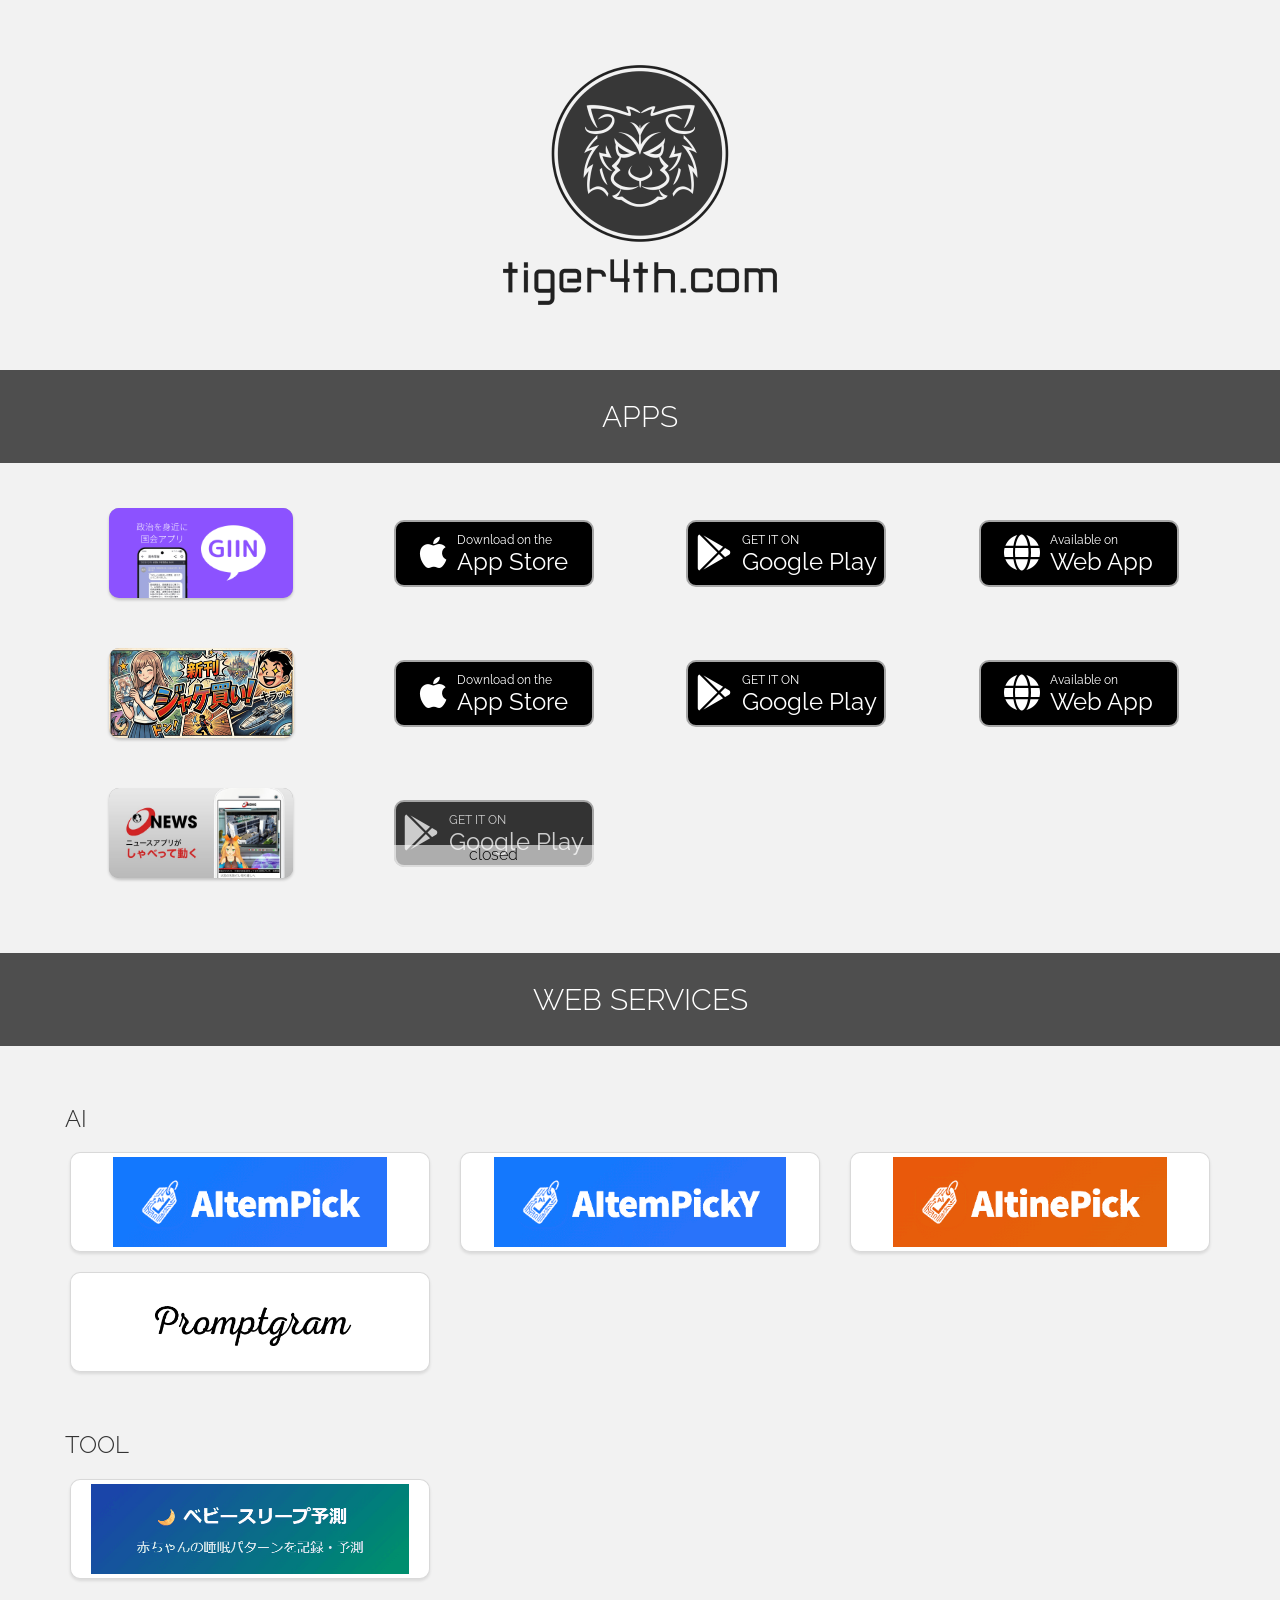
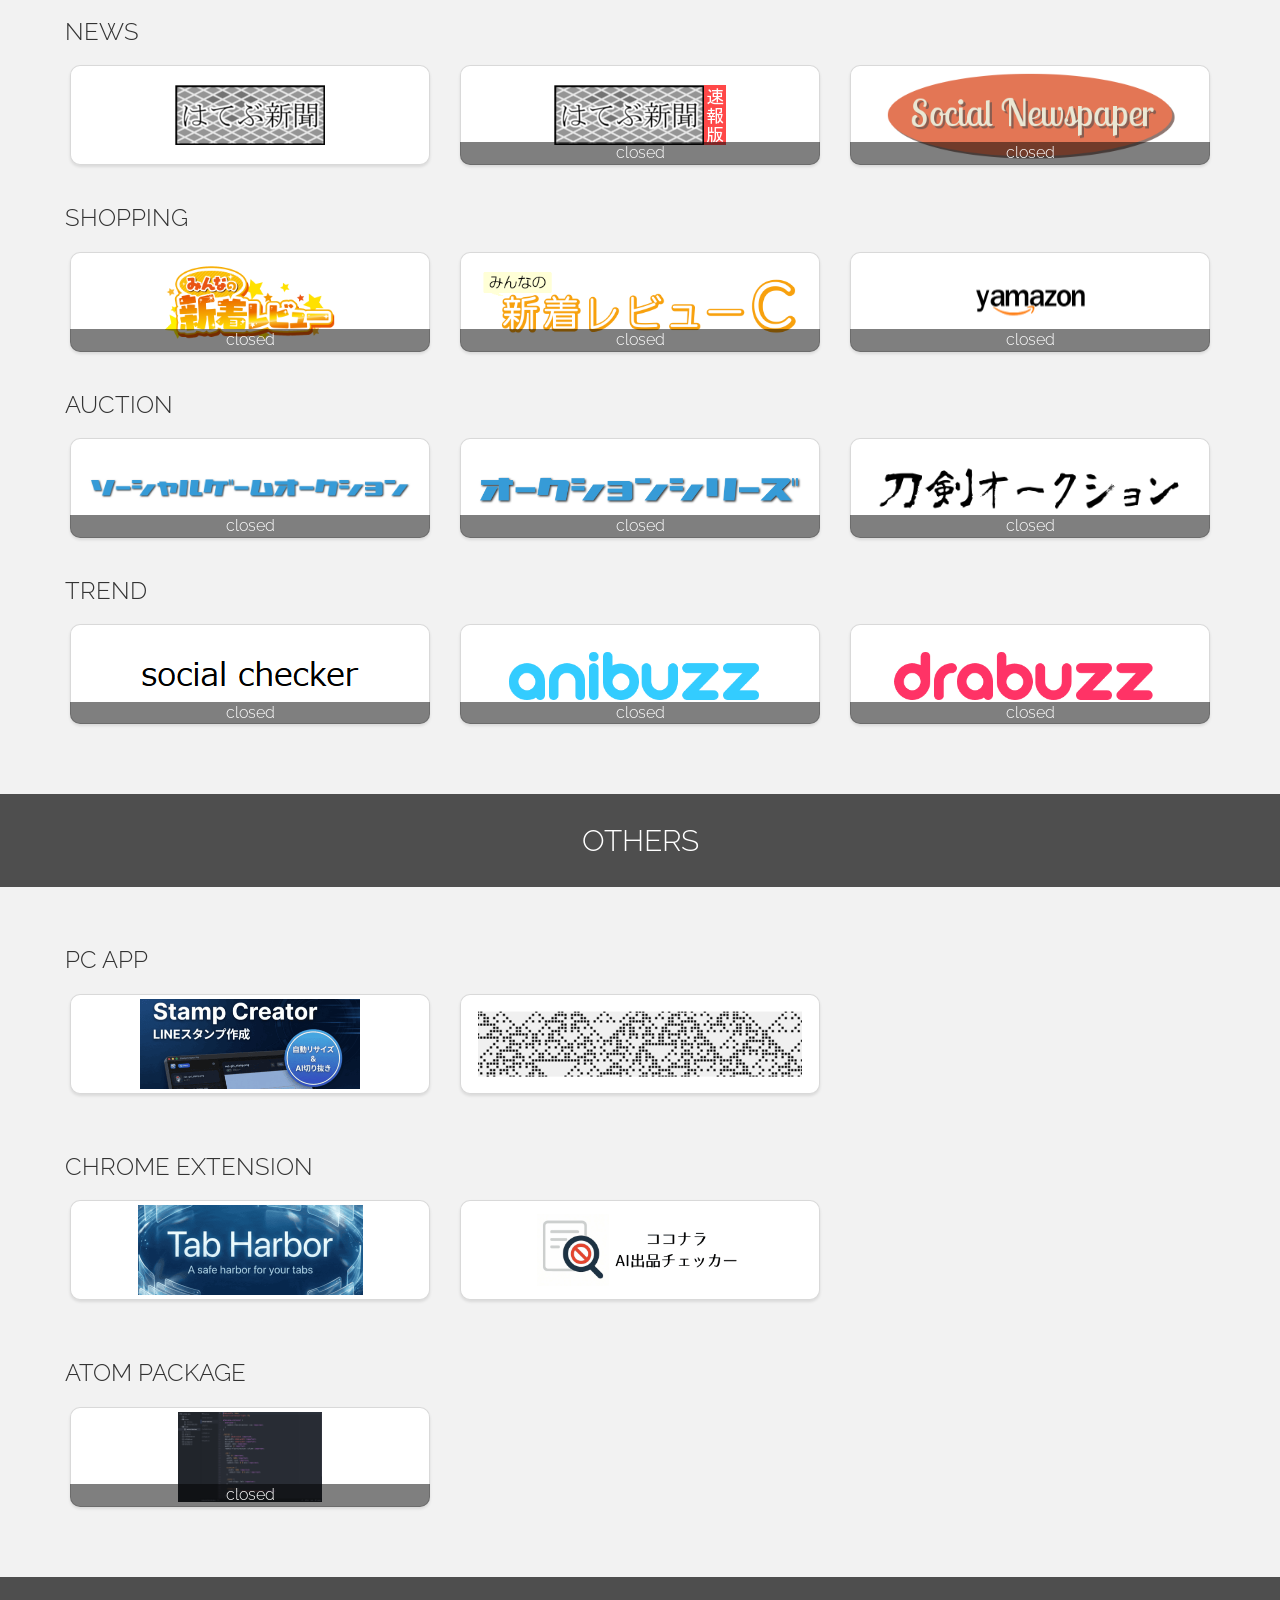
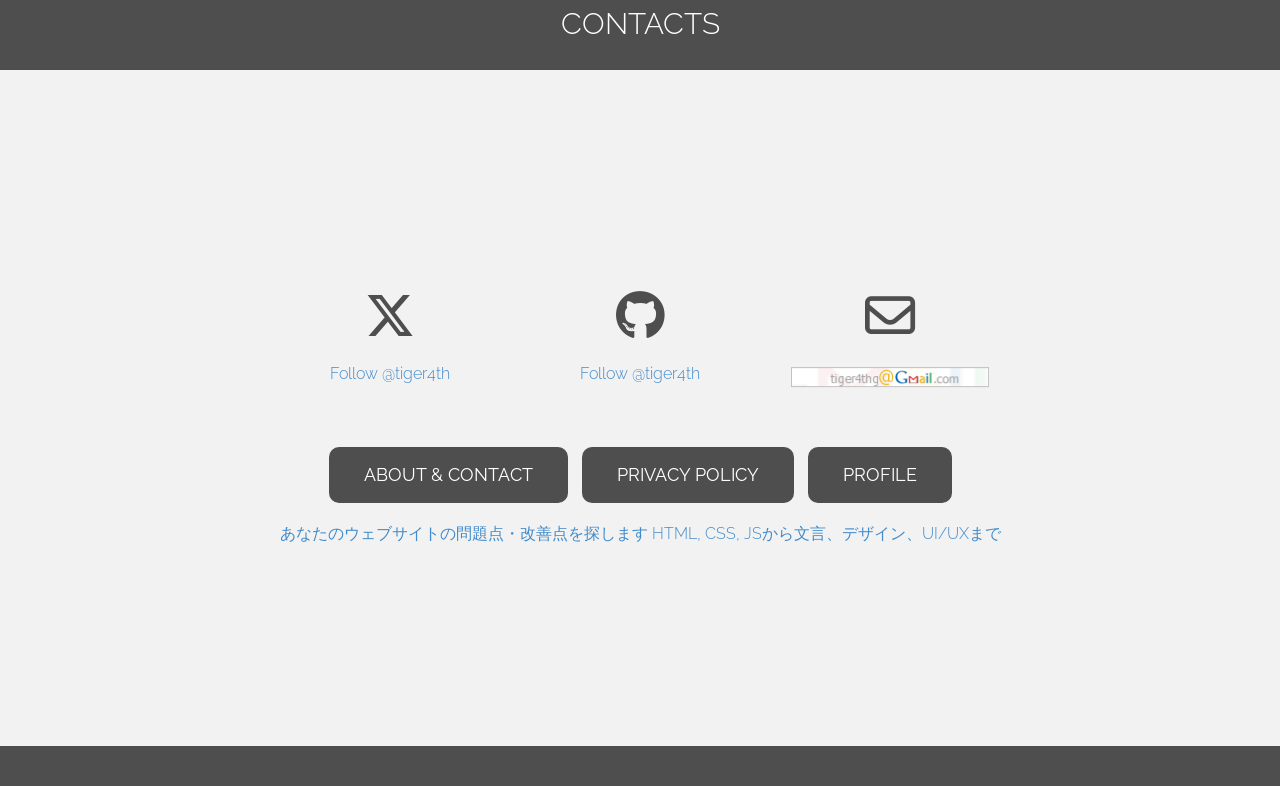
<file: index.html>
<!DOCTYPE html>
<html xmlns="https://www.w3.org/1999/xhtml" lang="ja" xml:lang="ja">

<head>
  <meta charset="utf-8">
  <meta http-equiv="X-UA-Compatible" content="IE=edge">
  <meta name="viewport" content="width=device-width, initial-scale=1.0">
  <title>tiger4th.com</title>
  <link href="./css/bootstrap.css" rel="stylesheet">
  <link href="./fontawesome/css/fontawesome.css" rel="stylesheet" />
  <link href="./fontawesome/css/brands.css" rel="stylesheet" />
  <link href="./fontawesome/css/regular.css" rel="stylesheet" />
  <link href="./fontawesome/css/solid.css" rel="stylesheet" />
  <link href="./css/style.css" rel="stylesheet">
  <link rel="apple-touch-icon" sizes="57x57" href="/apple-touch-icon-57x57.png">
  <link rel="apple-touch-icon" sizes="60x60" href="/apple-touch-icon-60x60.png">
  <link rel="apple-touch-icon" sizes="72x72" href="/apple-touch-icon-72x72.png">
  <link rel="apple-touch-icon" sizes="76x76" href="/apple-touch-icon-76x76.png">
  <link rel="apple-touch-icon" sizes="114x114" href="/apple-touch-icon-114x114.png">
  <link rel="apple-touch-icon" sizes="120x120" href="/apple-touch-icon-120x120.png">
  <link rel="apple-touch-icon" sizes="144x144" href="/apple-touch-icon-144x144.png">
  <link rel="apple-touch-icon" sizes="152x152" href="/apple-touch-icon-152x152.png">
  <link rel="apple-touch-icon" sizes="180x180" href="/apple-touch-icon-180x180.png">
  <link rel="icon" type="image/png" href="/favicon-32x32.png" sizes="32x32">
  <link rel="icon" type="image/png" href="/favicon-194x194.png" sizes="194x194">
  <link rel="icon" type="image/png" href="/favicon-96x96.png" sizes="96x96">
  <link rel="icon" type="image/png" href="/android-chrome-192x192.png" sizes="192x192">
  <link rel="icon" type="image/png" href="/favicon-16x16.png" sizes="16x16">
  <link rel="manifest" href="/manifest.json">
  <link rel="mask-icon" href="/safari-pinned-tab.svg" color="#5bbad5">
  <meta name="msapplication-TileColor" content="#f2f2f2">
  <meta name="msapplication-TileImage" content="/mstile-144x144.png">
  <meta name="theme-color" content="#ffffff">
  <meta property="og:title" content="tiger4th.com">
  <meta property="og:type" content="website">
  <meta property="og:url" content="https://tiger4th.com/">
  <meta property="og:image" content="https://tiger4th.com/image/ogp.png">
  <!-- Google tag (gtag.js) -->
  <script async src="https://www.googletagmanager.com/gtag/js?id=G-H9Q6GVJRWH"></script>
  <script>
    window.dataLayer = window.dataLayer || [];
    function gtag() { dataLayer.push(arguments); }
    gtag('js', new Date());

    gtag('config', 'G-H9Q6GVJRWH');
  </script>
  <script type="text/javascript"
    src="https://platform-api.sharethis.com/js/sharethis.js#property=65992480081c7f001970f80d&product=inline-share-buttons&source=platform"
    async="async"></script>
</head>

<body>
  <div class="logo">
    <h1><img src="image/logo.png" alt="tiger4th.com"></h1>
  </div>

  <div class="title">
    <div class="container">
      <div class="row centered">
        <h2>APPS</h2>
      </div>
    </div>
  </div>

  <div class="container mt">
    <div class="row mt">
      <div class="centered">
        <div class="col-md-3">
          <div class="box">
            <a href="https://tiger4th.com/lp/giin/" target="_blank">
              <img src="image/giin.png" alt="GIIN（ギイン）" class="app-image">
            </a>
          </div>
        </div>
        <div class="col-md-3">
          <div class="box -app">
            <a href="https://apps.apple.com/jp/app/id6758155810" target="_blank" class="btn-app">
              <i class="fa-brands fa-apple"></i>
              <div>
                <span class="btn-app-text-small">Download on the</span><br>
                <span class="btn-app-text">App Store</span>
              </div>
            </a>
          </div>
        </div>
        <div class="col-md-3">
          <div class="box -app">
            <a href="https://play.google.com/store/apps/details?id=com.tiger4th.giin" target="_blank" class="btn-app">
              <i class="fa-brands fa-google-play"></i>
              <div>
                <span class="btn-app-text-small">GET IT ON</span><br>
                <span class="btn-app-text">Google Play</span>
              </div>
            </a>
          </div>
        </div>
        <div class="col-md-3">
          <div class="box -app">
            <a href="https://tiger4th.com/giin/" target="_blank" class="btn-app">
              <i class="fa-solid fa-globe"></i>
              <div>
                <span class="btn-app-text-small">Available on</span><br>
                <span class="btn-app-text">Web App</span>
              </div>
            </a>
          </div>
        </div>
      </div>
    </div>
    <div class="row mt">
      <div class="centered">
        <div class="col-md-3">
          <div class="box">
            <a href="https://tiger4th.com/lp/jacket/" target="_blank">
              <img src="image/jacket.png" alt="新刊ジャケ買い！" class="app-image">
            </a>
          </div>
        </div>
        <div class="col-md-3">
          <div class="box -app">
            <a href="https://itunes.apple.com/jp/app/id1077352084" target="_blank" class="btn-app">
              <i class="fa-brands fa-apple"></i>
              <div>
                <span class="btn-app-text-small">Download on the</span><br>
                <span class="btn-app-text">App Store</span>
              </div>
            </a>
          </div>
        </div>
        <div class="col-md-3">
          <div class="box -app">
            <a href="https://play.google.com/store/apps/details?id=com.tiger4th.jacket2" target="_blank"
              class="btn-app">
              <i class="fa-brands fa-google-play"></i>
              <div>
                <span class="btn-app-text-small">GET IT ON</span><br>
                <span class="btn-app-text">Google Play</span>
              </div>
            </a>
          </div>
        </div>
        <div class="col-md-3">
          <div class="box -app">
            <a href="https://tiger4th.com/jacket/" target="_blank" class="btn-app">
              <i class="fa-solid fa-globe"></i>
              <div>
                <span class="btn-app-text-small">Available on</span><br>
                <span class="btn-app-text">Web App</span>
              </div>
            </a>
          </div>
        </div>
        <!-- <div class="col-md-4">
          <div class="box">
            <a href="https://play.google.com/store/apps/details?id=com.tiger4th.jacket" target="_blank">
              <img src="https://play.google.com/intl/en_us/badges/images/generic/en_badge_web_generic.png"
                   alt="Get it on Google Play"/>
            </a>
          </div>
        </div>
        <div class="col-md-4">
          <div class="box">
            <a href="https://itunes.apple.com/jp/app/xin-kanjake-maii!-manga-raitonoberuno/id1077352084?mt=8" target="_blank">
              <img src="image/Download_on_the_App_Store_Badge_US-UK_RGB_blk_092917.svg"
                   alt="Download on the App Store"
                   width="200px" />
            </a>
          </div>
        </div> -->
      </div>
    </div>
    <div class="row mt">
      <div class="centered">
        <div class="col-md-3">
          <div class="box">
            <a href="https://www.youtube.com/live/lsujyuPHnxE?si=DpBpFKjRRNSnfrzw&t=2814" target="_blank">
              <img src="image/onews.jpg" alt="ONEWS" class="app-image">
            </a>
          </div>
        </div>
        <div class="col-md-3">
          <div class="box -app">
            <a href="javascript:;" class="btn-app -closed">
              <i class="fa-brands fa-google-play"></i>
              <div>
                <span class="btn-app-text-small">GET IT ON</span><br>
                <span class="btn-app-text">Google Play</span>
              </div>
              <div class="app-closed"></div>
            </a>
          </div>
        </div>
        <!-- <div class="col-md-4">
          <div class="box">
            <a href="https://play.google.com/store/apps/details?id=com.tiger4th.onews" target="_blank">
              <img src="https://play.google.com/intl/en_us/badges/images/generic/en_badge_web_generic.png"
                   alt="Get it on Google Play"/>
            </a>
          </div>
        </div> -->
      </div>
    </div>
  </div>

  <div class="title">
    <div class="container">
      <div class="row centered">
        <h2>WEB SERVICES</h2>
      </div>
    </div>
  </div>

  <div class="container mt">
    <div class="row mt">
      <h3 class="ml">AI</h3>
      <div class="centered">
        <div class="col-md-4">
          <a href="https://tiger4th.com/aitem-pick/" target="_blank">
            <div class="card">
              <img src="image/aitem_pick.png" alt="AItemPick">
            </div>
          </a>
        </div>
        <div class="col-md-4">
          <a href="https://tiger4th.com/aitem-pick-y/" target="_blank">
            <div class="card">
              <img src="image/aitem_pick_y.png" alt="AItemPickY">
            </div>
          </a>
        </div>
        <div class="col-md-4">
          <a href="https://tiger4th.com/aitine-pick/" target="_blank">
            <div class="card">
              <img src="image/aitine_pick.png" alt="AItinePick">
            </div>
          </a>
        </div>
        <div class="col-md-4">
          <a href="https://tiger4th.adalo.com/promptgram" target="_blank">
            <div class="card">
              <img src="image/promptgram.png" alt="promptgram">
            </div>
          </a>
        </div>
      </div>
    </div>

    <div class="row mt">
      <h3 class="ml">TOOL</h3>
      <div class="centered">
        <div class="col-md-4">
          <a href="https://tiger4th.com/baby-sleep/" target="_blank">
            <div class="card">
              <img src="image/baby_sleep.png" alt="Baby Sleep">
            </div>
          </a>
        </div>
      </div>
    </div>

    <div class="row">
      <h3 class="ml">NEWS</h3>
      <div class="centered">
        <div class="col-md-4">
          <a href="https://tiger4th.com/hatebu/" target="_blank">
            <div class="card">
              <img src="image/hatebu.png" alt="はてぶ新聞">
            </div>
          </a>
        </div>
        <div class="col-md-4">
          <a href="javascript:;">
            <div class="card">
              <img src="image/hatebu_ex.png" alt="はてぶ新聞 速報版">
              <div class="closed"></div>
            </div>
          </a>
        </div>
        <div class="col-md-4">
          <a href="https://tiger4th.com/snews/" target="_blank">
            <div class="card">
              <img src="image/snews.png" alt="Social Newspaper">
              <div class="closed"></div>
            </div>
          </a>
        </div>
      </div>
    </div>

    <div class="row">
      <h3 class="ml">SHOPPING</h3>
      <div class="centered">
        <div class="col-md-4">
          <a href="javascript:;">
            <div class="card">
              <img src="image/minrev.png" alt="みんなの新着レビュー">
              <div class="closed"></div>
            </div>
          </a>
        </div>
        <div class="col-md-4">
          <a href="https://minrev.main.jp/c/" target="_blank">
            <div class="card">
              <img src="image/minrevc.png" alt="みんなの新着レビューC">
              <div class="closed"></div>
            </div>
          </a>
        </div>
        <div class="col-md-4">
          <a href="javascript:;">
            <div class="card">
              <img src="image/yamazon.png" alt="Yamazon">
              <div class="closed"></div>
            </div>
          </a>
        </div>
      </div>
    </div>

    <div class="row">
      <h3 class="ml">AUCTION</h3>
      <div class="centered">
        <div class="col-md-4">
          <a href="javascript:;">
            <div class="card">
              <img src="image/sga.png" alt="ソーシャルゲームオークション">
              <div class="closed"></div>
            </div>
          </a>
        </div>
        <div class="col-md-4">
          <a href="javascript:;">
            <div class="card">
              <img src="image/auc.png" alt="オークションシリーズ">
              <div class="closed"></div>
            </div>
          </a>
        </div>
        <div class="col-md-4">
          <a href="javascript:;">
            <div class="card">
              <img src="image/sword.png" alt="刀剣オークション">
              <div class="closed"></div>
            </div>
          </a>
        </div>
      </div>
    </div>

    <div class="row">
      <h3 class="ml">TREND</h3>
      <div class="centered">
        <div class="col-md-4">
          <a href="javascript:;">
            <div class="card">
              <img src="image/sc.png" alt="social checker">
              <div class="closed"></div>
            </div>
          </a>
        </div>
        <div class="col-md-4">
          <a href="https://tiger4th.com/anibuzz/" target="_blank">
            <div class="card">
              <img src="image/anibuzz.png" alt="anibuzz">
              <div class="closed"></div>
            </div>
          </a>
        </div>
        <div class="col-md-4">
          <a href="https://tiger4th.com/drabuzz/" target="_blank">
            <div class="card">
              <img src="image/drabuzz.png" alt="drabuzz">
              <div class="closed"></div>
            </div>
          </a>
        </div>
      </div>
    </div>
  </div>

  <div class="title">
    <div class="container">
      <div class="row centered">
        <h2>OTHERS</h2>
      </div>
    </div>
  </div>

  <div class="container mt">
    <div class="row mt">
      <h3 class="ml">PC APP</h3>
      <div class="centered">
        <div class="col-md-4">
          <a href="https://tiger4th.com/lp/stamp-creator/" target="_blank">
            <div class="card">
              <img src="image/stamp_creator.png" alt="Stamp Creator">
            </div>
          </a>
        </div>
        <div class="col-md-4">
          <a href="https://tiger4th.com/others/">
            <div class="card">
              <img src="image/others.png" alt="cell">
            </div>
          </a>
        </div>
      </div>
    </div>

    <div class="row mt">
      <h3 class="ml">CHROME EXTENSION</h3>
      <div class="centered">
        <div class="col-md-4">
          <a href="https://chromewebstore.google.com/detail/tab-harbor-auto-organize/djjalhkkgnanpmofdfaifnmbkahicagh"
            target="_blank">
            <div class="card">
              <img src="image/tab_harbor.png" alt="Tab Harbor">
            </div>
          </a>
        </div>
        <div class="col-md-4">
          <a href="https://chromewebstore.google.com/detail/%E3%82%B3%E3%82%B3%E3%83%8A%E3%83%A9ai%E5%87%BA%E5%93%81%E3%83%81%E3%82%A7%E3%83%83%E3%82%AB%E3%83%BC/ljjeinchaocpdcpjpgfoepnjogoahnop"
            target="_blank">
            <div class="card">
              <img src="image/coconala_ai_listing_checker.png" alt="ココナラAI出品チェッカー">
            </div>
          </a>
        </div>
      </div>
    </div>

    <div class="row mt">
      <h3 class="ml">ATOM PACKAGE</h3>
      <div class="centered">
        <div class="col-md-4">
          <a href="https://github.com/tiger4th/vertical-tabs" target="_blank">
            <div class="card">
              <img src="image/atom.png" alt="atom">
              <div class="closed"></div>
            </div>
          </a>
        </div>
      </div>
    </div>
  </div>

  <div class="title">
    <div class="container">
      <div class="row centered">
        <h2>CONTACTS</h2>
      </div>
    </div>
  </div>

  <div class="social">
    <div class="container">
      <div class="row centered">
        <div class="col-lg-8 col-lg-offset-2">
          <div class="col-md-4 mt">
            <i class="fa-brands fa-x-twitter"></i><br><br>
            <a href="https://twitter.com/tiger4th" class="twitter-follow-button" data-show-count="false"
              data-size="large">Follow @tiger4th</a>
            <script>!function (d, s, id) { var js, fjs = d.getElementsByTagName(s)[0], p = /^http:/.test(d.location) ? 'http' : 'https'; if (!d.getElementById(id)) { js = d.createElement(s); js.id = id; js.src = p + '://platform.twitter.com/widgets.js'; fjs.parentNode.insertBefore(js, fjs); } }(document, 'script', 'twitter-wjs');</script>
          </div>
          <div class="col-md-4 mt">
            <i class="fa-brands fa-github"></i><br><br>
            <a class="github-button" href="https://github.com/tiger4th" data-size="large"
              aria-label="Follow @tiger4th on GitHub">Follow @tiger4th</a>
            <script async defer src="https://buttons.github.io/buttons.js"></script>
          </div>
          <div class="col-md-4 mt">
            <i class="fa-regular fa-envelope"></i><br><br>
            <img src="image/gmail.png" alt="gmail" class="mail">
          </div>
        </div>
      </div>
      <div class="row centered">
        <a href="/about" class="btn" style="margin-right: 10px;">ABOUT & CONTACT</a>
        <a href="/privacy" class="btn" style="margin-right: 10px;">PRIVACY POLICY</a>
        <a href="https://coconala.com/users/167331" target="_blank" class="btn">PROFILE</a>
      </div>
      <div class="row centered mt">
        <a class="coconala-widget" href="https://coconala.com/services/200062" data-service_id="200062" data-width="300"
          data-comment="1" data-invite="1" data-user_id="167331">あなたのウェブサイトの問題点・改善点を探します HTML, CSS,
          JSから文言、デザイン、UI/UXまで</a>
        <script>!function (d, s, id) { var js, fjs = d.getElementsByTagName(s)[0], p = /^http:/.test(d.location) ? 'http' : 'https'; if (!d.getElementById(id)) { js = d.createElement(s); js.id = id; js.src = p + '://coconala.com/js/coconala_widget.js'; fjs.parentNode.insertBefore(js, fjs); } }(document, 'script', 'coconala-wjs');</script>
      </div>
    </div>
  </div>

  <div class="ad">
    <div class="centered">
      <script async src="https://pagead2.googlesyndication.com/pagead/js/adsbygoogle.js?client=ca-pub-8381218834058340"
        crossorigin="anonymous"></script>
      <!-- topページ下 -->
      <ins class="adsbygoogle" style="display:block" data-ad-client="ca-pub-8381218834058340" data-ad-slot="2338856638"
        data-ad-format="auto" data-full-width-responsive="true"></ins>
      <script>
        (adsbygoogle = window.adsbygoogle || []).push({});
      </script>
    </div>
  </div>

  <div class="share">
    <div class="sharethis-inline-share-buttons"></div>
  </div>
</body>

</html>
</file>
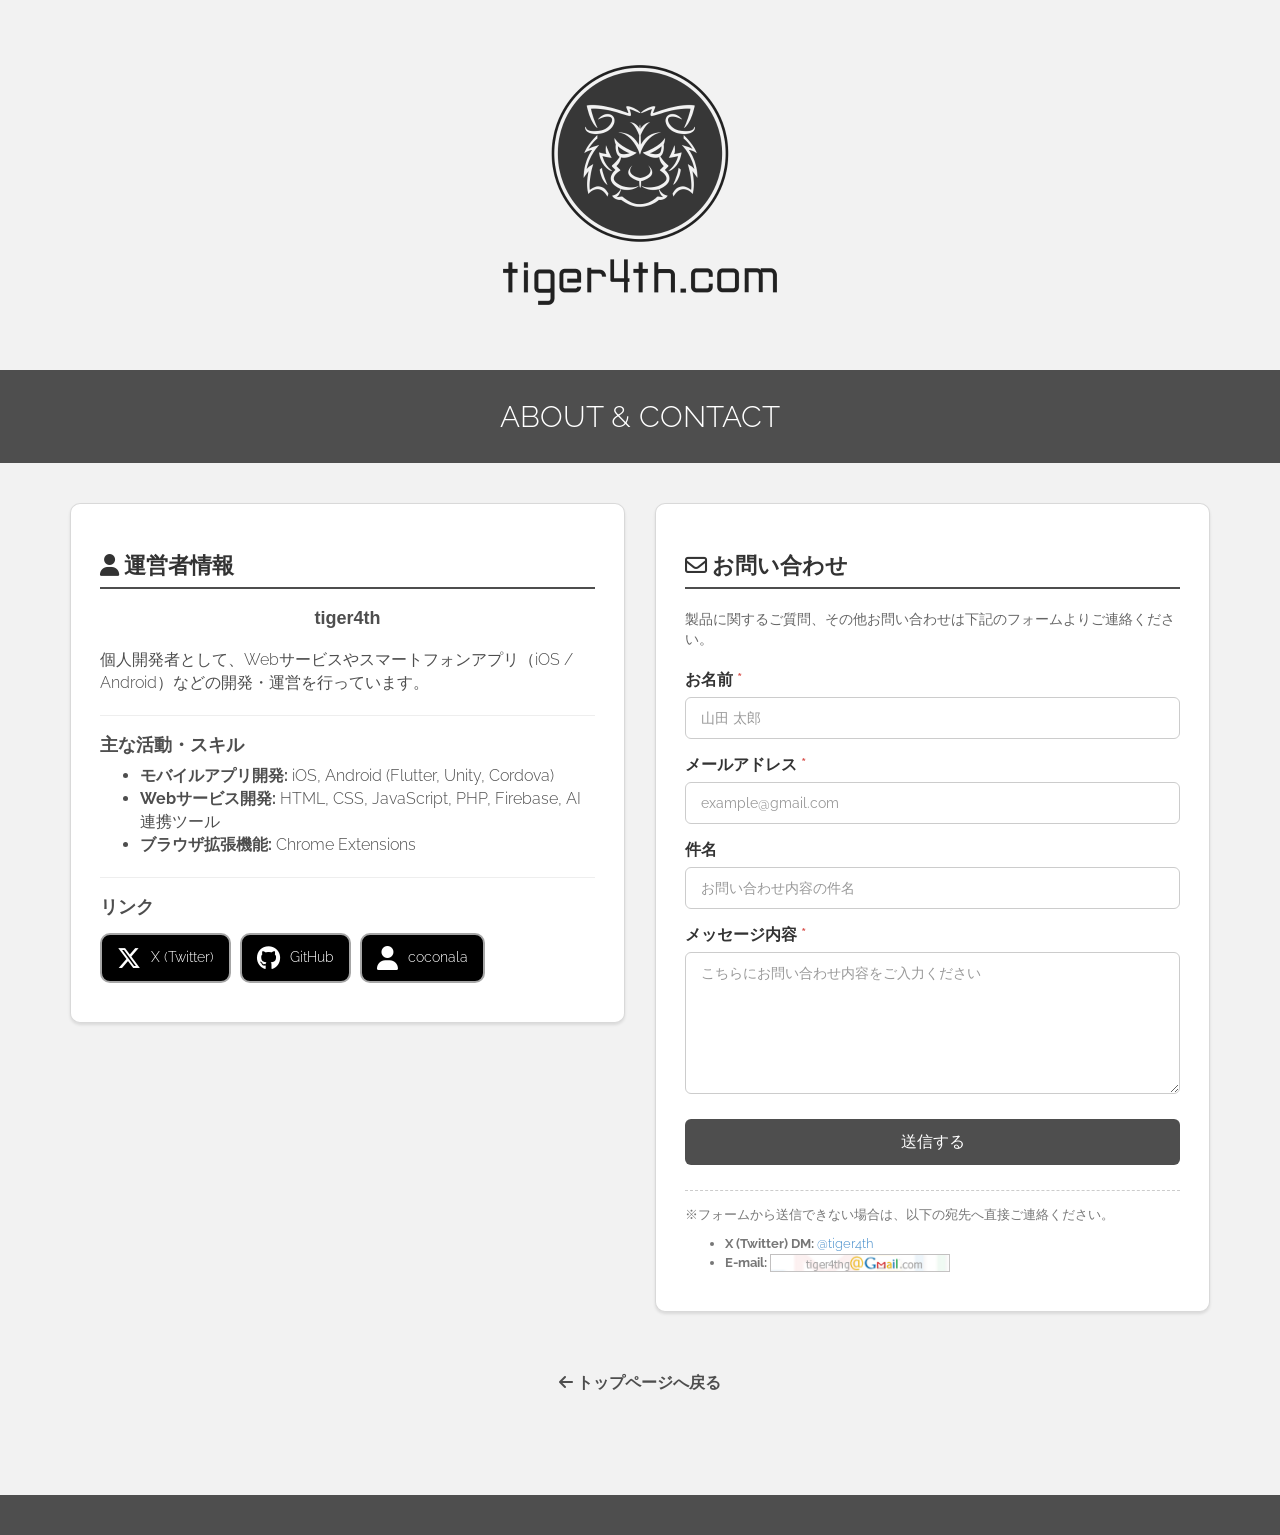
<file: about.html>
<!DOCTYPE html>
<html xmlns="https://www.w3.org/1999/xhtml" lang="ja" xml:lang="ja">

<head>
  <meta charset="utf-8">
  <meta http-equiv="X-UA-Compatible" content="IE=edge">
  <meta name="viewport" content="width=device-width, initial-scale=1.0">
  <title>運営者情報・お問い合わせ | tiger4th.com</title>
  <link href="./css/bootstrap.css" rel="stylesheet">
  <link href="./fontawesome/css/fontawesome.css" rel="stylesheet" />
  <link href="./fontawesome/css/brands.css" rel="stylesheet" />
  <link href="./fontawesome/css/regular.css" rel="stylesheet" />
  <link href="./fontawesome/css/solid.css" rel="stylesheet" />
  <link href="./css/style.css" rel="stylesheet">
  <link rel="apple-touch-icon" sizes="57x57" href="/apple-touch-icon-57x57.png">
  <link rel="apple-touch-icon" sizes="60x60" href="/apple-touch-icon-60x60.png">
  <link rel="apple-touch-icon" sizes="72x72" href="/apple-touch-icon-72x72.png">
  <link rel="apple-touch-icon" sizes="76x76" href="/apple-touch-icon-76x76.png">
  <link rel="apple-touch-icon" sizes="114x114" href="/apple-touch-icon-114x114.png">
  <link rel="apple-touch-icon" sizes="120x120" href="/apple-touch-icon-120x120.png">
  <link rel="apple-touch-icon" sizes="144x144" href="/apple-touch-icon-144x144.png">
  <link rel="apple-touch-icon" sizes="152x152" href="/apple-touch-icon-152x152.png">
  <link rel="apple-touch-icon" sizes="180x180" href="/apple-touch-icon-180x180.png">
  <link rel="icon" type="image/png" href="/favicon-32x32.png" sizes="32x32">
  <link rel="icon" type="image/png" href="/favicon-194x194.png" sizes="194x194">
  <link rel="icon" type="image/png" href="/favicon-96x96.png" sizes="96x96">
  <link rel="icon" type="image/png" href="/android-chrome-192x192.png" sizes="192x192">
  <link rel="icon" type="image/png" href="/favicon-16x16.png" sizes="16x16">
  <link rel="manifest" href="/manifest.json">
  <link rel="mask-icon" href="/safari-pinned-tab.svg" color="#5bbad5">
  <meta name="msapplication-TileColor" content="#f2f2f2">
  <meta name="msapplication-TileImage" content="/mstile-144x144.png">
  <meta name="theme-color" content="#ffffff">
  <meta property="og:title" content="運営者情報・お問い合わせ | tiger4th.com">
  <meta property="og:type" content="website">
  <meta property="og:url" content="https://tiger4th.com/about">
  <meta property="og:image" content="https://tiger4th.com/image/ogp.png">
  <!-- Google tag (gtag.js) -->
  <script async src="https://www.googletagmanager.com/gtag/js?id=G-H9Q6GVJRWH"></script>
  <script>
    window.dataLayer = window.dataLayer || [];
    function gtag() { dataLayer.push(arguments); }
    gtag('js', new Date());

    gtag('config', 'G-H9Q6GVJRWH');
  </script>
  <style>
    /* フォームや個別ページ用の追加スタイル */
    .about-section {
      background: #fff;
      padding: 30px;
      border-radius: 10px;
      margin-bottom: 30px;
      box-shadow: 0px 0px 0px 1px rgba(0, 0, 0, 0.15) inset, 0px 2px 3px 0px rgba(0, 0, 0, 0.1);
    }

    .about-title {
      font-size: 22px;
      font-weight: 700;
      border-bottom: 2px solid #4e4e4e;
      padding-bottom: 10px;
      margin-bottom: 20px;
      margin-left: 0;
      margin-right: 0;
    }

    .profile-img {
      max-width: 120px;
      border-radius: 50%;
      margin-bottom: 15px;
    }

    .form-group label {
      font-weight: 600;
      color: #333;
    }

    .form-control {
      border-radius: 6px;
      border: 1px solid #ccc;
      box-shadow: none;
      height: auto;
      padding: 10px 15px;
    }

    .form-control:focus {
      border-color: #4e4e4e;
      box-shadow: none;
    }

    .btn-submit {
      background-color: #4e4e4e;
      color: #fff;
      border: none;
      padding: 12px 30px;
      font-size: 16px;
      border-radius: 6px;
      transition: background-color 0.2s;
      width: 100%;
    }

    .btn-submit:hover {
      background-color: #333;
      color: #fff;
      opacity: 0.9;
    }

    .text-danger {
      color: #d9534f;
    }

    .success-message {
      display: none;
      background-color: #dff0d8;
      color: #3c763d;
      border: 1px solid #d6e9c6;
      padding: 15px;
      margin-bottom: 20px;
      border-radius: 6px;
      text-align: center;
      font-weight: bold;
    }

    .back-to-top {
      margin-top: 30px;
      margin-bottom: 50px;
    }

    .back-to-top a {
      color: #4e4e4e;
      font-weight: bold;
    }
  </style>
</head>

<body>
  <div class="logo">
    <h1><a href="/"><img src="image/logo.png" alt="tiger4th.com"></a></h1>
  </div>

  <div class="title">
    <div class="container">
      <div class="row centered">
        <h2>ABOUT & CONTACT</h2>
      </div>
    </div>
  </div>

  <div class="container mt">
    <!-- 送信成功メッセージ表示エリア -->
    <div id="successAlert" class="success-message">
      お問い合わせを受け付けました。メッセージありがとうございました。
    </div>

    <div class="row mt">
      <!-- 運営者情報 (ABOUT) -->
      <div class="col-md-6">
        <div class="about-section">
          <h3 class="about-title"><i class="fa-solid fa-user"></i> 運営者情報</h3>
          <div class="text-center" style="text-align: center; margin-bottom: 20px;">
            <h4 style="font-weight: 700; margin-top: 10px;">tiger4th</h4>
          </div>
          <p>
            個人開発者として、Webサービスやスマートフォンアプリ（iOS / Android）などの開発・運営を行っています。
          </p>
          <hr>
          <h4 style="font-weight: 700; margin-top: 20px;">主な活動・スキル</h4>
          <ul>
            <li><strong>モバイルアプリ開発:</strong> iOS, Android (Flutter, Unity, Cordova)</li>
            <li><strong>Webサービス開発:</strong> HTML, CSS, JavaScript, PHP, Firebase, AI連携ツール</li>
            <li><strong>ブラウザ拡張機能:</strong> Chrome Extensions</li>
          </ul>
          <hr>
          <h4 style="font-weight: 700; margin-top: 20px;">リンク</h4>
          <div style="margin-top: 15px;">
            <a href="https://twitter.com/tiger4th" target="_blank" class="btn-app"
              style="width: auto; padding: 0 15px; height: 50px; margin-bottom: 10px; margin-right: 5px; text-decoration: none;">
              <i class="fa-brands fa-x-twitter" style="font-size: 24px;"></i>
              <span style="font-size: 14px;">X (Twitter)</span>
            </a>
            <a href="https://github.com/tiger4th" target="_blank" class="btn-app"
              style="width: auto; padding: 0 15px; height: 50px; margin-bottom: 10px; margin-right: 5px; text-decoration: none;">
              <i class="fa-brands fa-github" style="font-size: 24px;"></i>
              <span style="font-size: 14px;">GitHub</span>
            </a>
            <a href="https://coconala.com/users/167331" target="_blank" class="btn-app"
              style="width: auto; padding: 0 15px; height: 50px; margin-bottom: 10px; text-decoration: none;">
              <i class="fa-solid fa-user" style="font-size: 24px;"></i>
              <span style="font-size: 14px;">coconala</span>
            </a>
          </div>
        </div>
      </div>

      <!-- お問い合わせフォーム (CONTACT) -->
      <div class="col-md-6">
        <div class="about-section">
          <h3 class="about-title"><i class="fa-regular fa-envelope"></i> お問い合わせ</h3>
          <p style="margin-bottom: 20px; font-size: 14px; color: #666;">
            製品に関するご質問、その他お問い合わせは下記のフォームよりご連絡ください。
          </p>

          <!-- 
            ※フォーム送信先には「Static Forms」を利用しています。
            本番環境で動作させるには、 https://www.staticforms.xyz/ でアクセスキー(Access Key)を取得し、
            下記の `accessKey` の `value` に設定してください。
          -->
          <form action="https://api.staticforms.xyz/submit" method="post">
            <input type="hidden" name="accessKey" value="sf_8ad226b17a0d9c21a0588556">
            <input type="hidden" name="redirectTo" value="https://tiger4th.com/about?status=success">

            <div class="form-group">
              <label for="name">お名前 <span class="text-danger">*</span></label>
              <input type="text" name="name" id="name" class="form-control" placeholder="山田 太郎" required>
            </div>

            <div class="form-group" style="margin-top: 15px;">
              <label for="email">メールアドレス <span class="text-danger">*</span></label>
              <input type="email" name="email" id="email" class="form-control" placeholder="example@gmail.com" required>
            </div>

            <div class="form-group" style="margin-top: 15px;">
              <label for="subject">件名</label>
              <input type="text" name="subject" id="subject" class="form-control" placeholder="お問い合わせ内容の件名">
            </div>

            <div class="form-group" style="margin-top: 15px;">
              <label for="message">メッセージ内容 <span class="text-danger">*</span></label>
              <textarea name="message" id="message" rows="6" class="form-control" placeholder="こちらにお問い合わせ内容をご入力ください"
                required style="resize: vertical;"></textarea>
            </div>

            <input type="text" name="honeypot" style="display: none;">

            <div style="margin-top: 25px;">
              <button type="submit" class="btn-submit">送信する</button>
            </div>
          </form>

          <div style="margin-top: 25px; border-top: 1px dashed #ccc; padding-top: 15px; font-size: 13px; color: #777;">
            <p>※フォームから送信できない場合は、以下の宛先へ直接ご連絡ください。</p>
            <ul>
              <li><strong>X (Twitter) DM:</strong> <a href="https://twitter.com/tiger4th" target="_blank">@tiger4th</a>
              </li>
              <li><strong>E-mail:</strong> <img src="image/gmail.png" alt="gmail"
                  style="height: 18px; vertical-align: middle; max-width: none; top: auto; transform: none; position: static;">
              </li>
            </ul>
          </div>
        </div>
      </div>
    </div>

    <!-- トップに戻るリンク -->
    <div class="row centered back-to-top">
      <a href="/"><i class="fa-solid fa-arrow-left"></i> トップページへ戻る</a>
    </div>
  </div>

  <div class="share" style="margin-top: 50px;">
    <div class="sharethis-inline-share-buttons"></div>
  </div>

  <script>
    // URLのクエリパラメータをチェックして、送信完了メッセージを表示する
    window.addEventListener('DOMContentLoaded', () => {
      const urlParams = new URLSearchParams(window.location.search);
      if (urlParams.get('status') === 'success') {
        const alertBox = document.getElementById('successAlert');
        if (alertBox) {
          alertBox.style.display = 'block';
          alertBox.scrollIntoView({ behavior: 'smooth' });
        }
      }
    });
  </script>
</body>

</html>
</file>
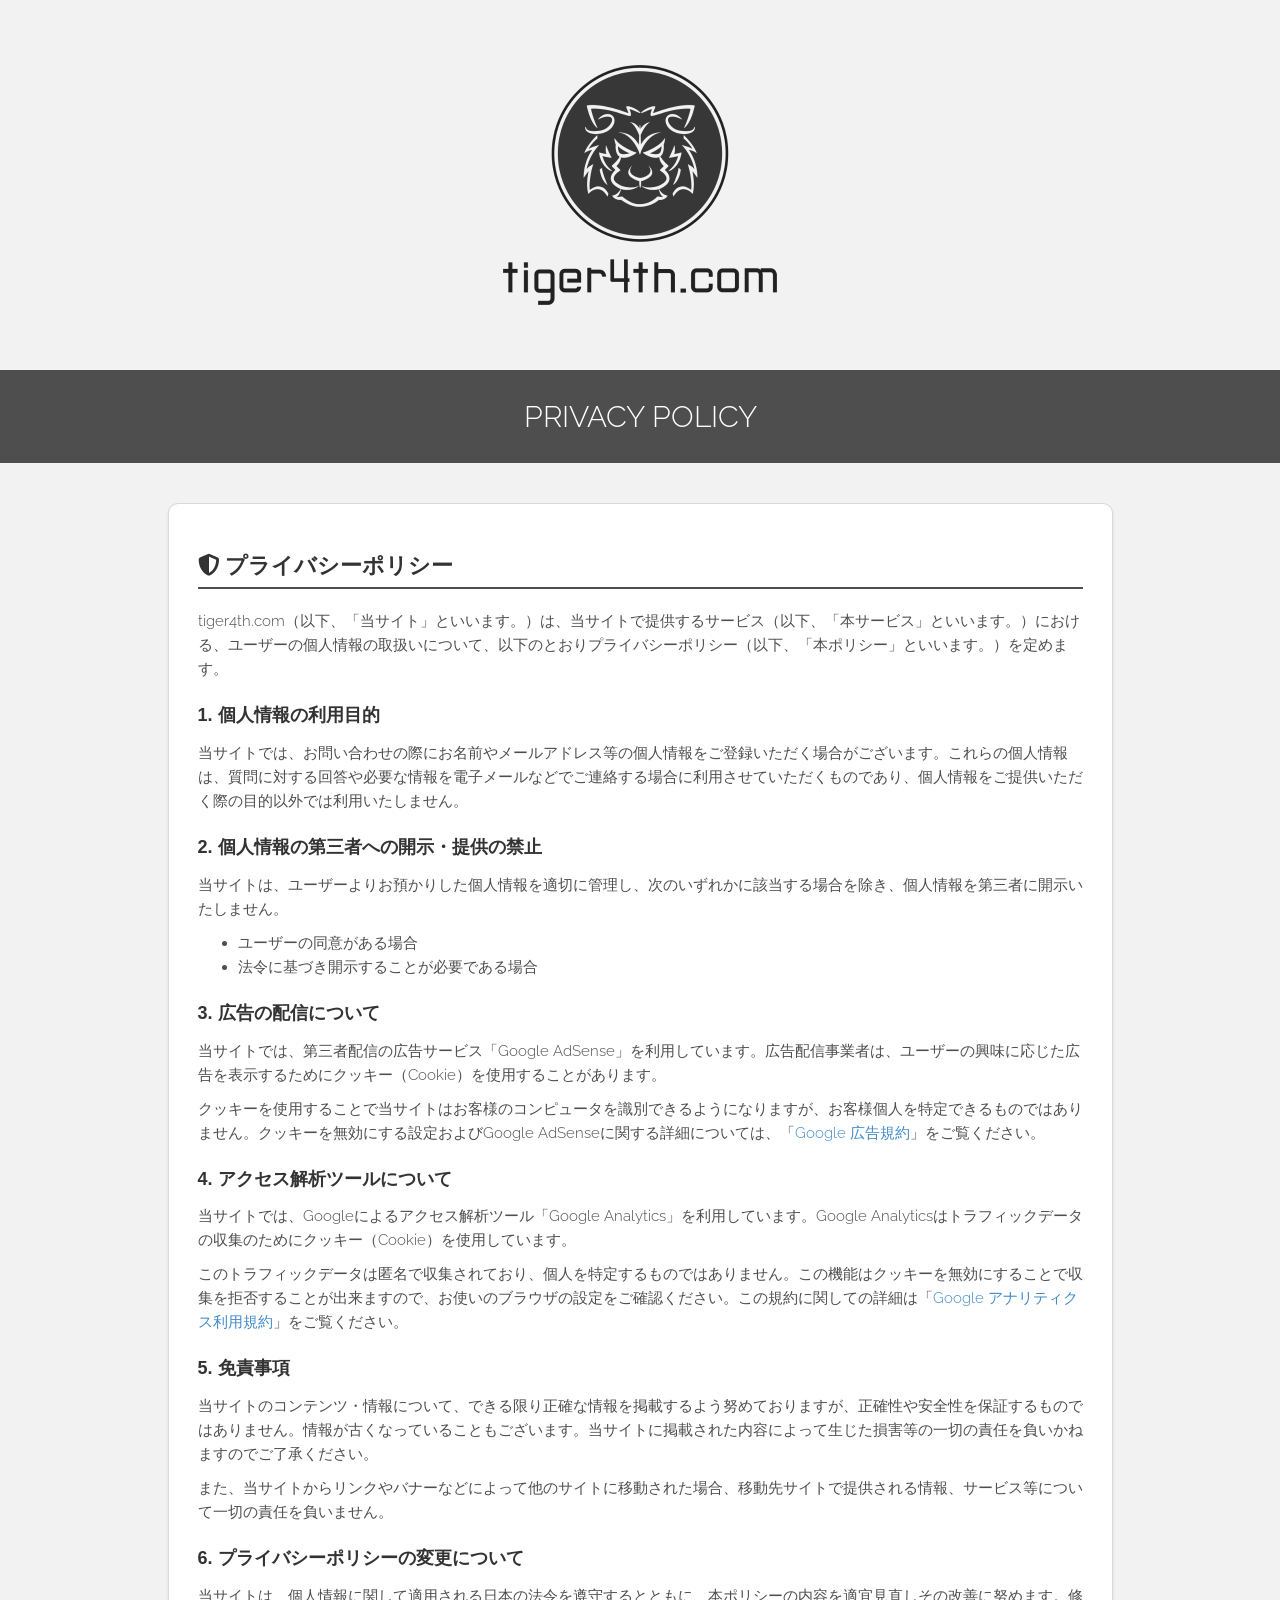
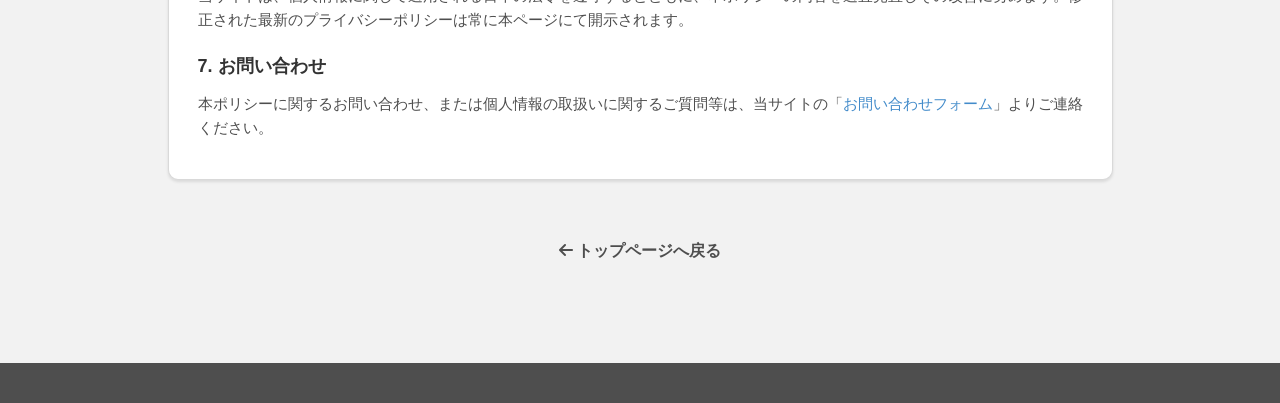
<file: privacy.html>
<!DOCTYPE html>
<html xmlns="https://www.w3.org/1999/xhtml" lang="ja" xml:lang="ja">

<head>
  <meta charset="utf-8">
  <meta http-equiv="X-UA-Compatible" content="IE=edge">
  <meta name="viewport" content="width=device-width, initial-scale=1.0">
  <title>プライバシーポリシー | tiger4th.com</title>
  <link href="./css/bootstrap.css" rel="stylesheet">
  <link href="./fontawesome/css/fontawesome.css" rel="stylesheet" />
  <link href="./fontawesome/css/brands.css" rel="stylesheet" />
  <link href="./fontawesome/css/regular.css" rel="stylesheet" />
  <link href="./fontawesome/css/solid.css" rel="stylesheet" />
  <link href="./css/style.css" rel="stylesheet">
  <link rel="apple-touch-icon" sizes="57x57" href="/apple-touch-icon-57x57.png">
  <link rel="apple-touch-icon" sizes="60x60" href="/apple-touch-icon-60x60.png">
  <link rel="apple-touch-icon" sizes="72x72" href="/apple-touch-icon-72x72.png">
  <link rel="apple-touch-icon" sizes="76x76" href="/apple-touch-icon-76x76.png">
  <link rel="apple-touch-icon" sizes="114x114" href="/apple-touch-icon-114x114.png">
  <link rel="apple-touch-icon" sizes="120x120" href="/apple-touch-icon-120x120.png">
  <link rel="apple-touch-icon" sizes="144x144" href="/apple-touch-icon-144x144.png">
  <link rel="apple-touch-icon" sizes="152x152" href="/apple-touch-icon-152x152.png">
  <link rel="apple-touch-icon" sizes="180x180" href="/apple-touch-icon-180x180.png">
  <link rel="icon" type="image/png" href="/favicon-32x32.png" sizes="32x32">
  <link rel="icon" type="image/png" href="/favicon-194x194.png" sizes="194x194">
  <link rel="icon" type="image/png" href="/favicon-96x96.png" sizes="96x96">
  <link rel="icon" type="image/png" href="/android-chrome-192x192.png" sizes="192x192">
  <link rel="icon" type="image/png" href="/favicon-16x16.png" sizes="16x16">
  <link rel="manifest" href="/manifest.json">
  <link rel="mask-icon" href="/safari-pinned-tab.svg" color="#5bbad5">
  <meta name="msapplication-TileColor" content="#f2f2f2">
  <meta name="msapplication-TileImage" content="/mstile-144x144.png">
  <meta name="theme-color" content="#ffffff">
  <meta property="og:title" content="プライバシーポリシー | tiger4th.com">
  <meta property="og:type" content="website">
  <meta property="og:url" content="https://tiger4th.com/privacy">
  <meta property="og:image" content="https://tiger4th.com/image/ogp.png">
  <!-- Google tag (gtag.js) -->
  <script async src="https://www.googletagmanager.com/gtag/js?id=G-H9Q6GVJRWH"></script>
  <script>
    window.dataLayer = window.dataLayer || [];
    function gtag() { dataLayer.push(arguments); }
    gtag('js', new Date());

    gtag('config', 'G-H9Q6GVJRWH');
  </script>
  <style>
    .privacy-section {
      background: #fff;
      padding: 30px;
      border-radius: 10px;
      margin-bottom: 30px;
      box-shadow: 0px 0px 0px 1px rgba(0, 0, 0, 0.15) inset, 0px 2px 3px 0px rgba(0, 0, 0, 0.1);
    }

    .privacy-title {
      font-size: 22px;
      font-weight: 700;
      border-bottom: 2px solid #4e4e4e;
      padding-bottom: 10px;
      margin-bottom: 20px;
      margin-left: 0;
      margin-right: 0;
    }

    .privacy-content h4 {
      font-weight: 700;
      margin-top: 25px;
      margin-bottom: 15px;
      color: #333;
    }

    .privacy-content p,
    .privacy-content li {
      line-height: 1.6;
      font-size: 15px;
    }

    .privacy-content ul {
      margin-bottom: 20px;
    }

    .back-to-top {
      margin-top: 30px;
      margin-bottom: 50px;
    }

    .back-to-top a {
      color: #4e4e4e;
      font-weight: bold;
    }
  </style>
</head>

<body>
  <div class="logo">
    <h1><a href="/"><img src="image/logo.png" alt="tiger4th.com"></a></h1>
  </div>

  <div class="title">
    <div class="container">
      <div class="row centered">
        <h2>PRIVACY POLICY</h2>
      </div>
    </div>
  </div>

  <div class="container mt">
    <div class="row mt">
      <div class="col-md-10 col-md-offset-1">
        <div class="privacy-section">
          <h3 class="privacy-title"><i class="fa-solid fa-shield-halved"></i> プライバシーポリシー</h3>

          <div class="privacy-content">
            <p>
              tiger4th.com（以下、「当サイト」といいます。）は、当サイトで提供するサービス（以下、「本サービス」といいます。）における、ユーザーの個人情報の取扱いについて、以下のとおりプライバシーポリシー（以下、「本ポリシー」といいます。）を定めます。
            </p>

            <h4>1. 個人情報の利用目的</h4>
            <p>
              当サイトでは、お問い合わせの際にお名前やメールアドレス等の個人情報をご登録いただく場合がございます。これらの個人情報は、質問に対する回答や必要な情報を電子メールなどでご連絡する場合に利用させていただくものであり、個人情報をご提供いただく際の目的以外では利用いたしません。
            </p>

            <h4>2. 個人情報の第三者への開示・提供の禁止</h4>
            <p>
              当サイトは、ユーザーよりお預かりした個人情報を適切に管理し、次のいずれかに該当する場合を除き、個人情報を第三者に開示いたしません。
            </p>
            <ul>
              <li>ユーザーの同意がある場合</li>
              <li>法令に基づき開示することが必要である場合</li>
            </ul>

            <h4>3. 広告の配信について</h4>
            <p>
              当サイトでは、第三者配信の広告サービス「Google AdSense」を利用しています。広告配信事業者は、ユーザーの興味に応じた広告を表示するためにクッキー（Cookie）を使用することがあります。
            </p>
            <p>
              クッキーを使用することで当サイトはお客様のコンピュータを識別できるようになりますが、お客様個人を特定できるものではありません。クッキーを無効にする設定およびGoogle
              AdSenseに関する詳細については、「<a href="https://policies.google.com/technologies/ads?hl=ja" target="_blank"
                rel="noopener">Google 広告規約</a>」をご覧ください。
            </p>

            <h4>4. アクセス解析ツールについて</h4>
            <p>
              当サイトでは、Googleによるアクセス解析ツール「Google Analytics」を利用しています。Google Analyticsはトラフィックデータの収集のためにクッキー（Cookie）を使用しています。
            </p>
            <p>
              このトラフィックデータは匿名で収集されており、個人を特定するものではありません。この機能はクッキーを無効にすることで収集を拒否することが出来ますので、お使いのブラウザの設定をご確認ください。この規約に関しての詳細は「<a
                href="https://marketingplatform.google.com/about/analytics/terms/jp/" target="_blank"
                rel="noopener">Google アナリティクス利用規約</a>」をご覧ください。
            </p>

            <h4>5. 免責事項</h4>
            <p>
              当サイトのコンテンツ・情報について、できる限り正確な情報を掲載するよう努めておりますが、正確性や安全性を保証するものではありません。情報が古くなっていることもございます。当サイトに掲載された内容によって生じた損害等の一切の責任を負いかねますのでご了承ください。
            </p>
            <p>
              また、当サイトからリンクやバナーなどによって他のサイトに移動された場合、移動先サイトで提供される情報、サービス等について一切の責任を負いません。
            </p>

            <h4>6. プライバシーポリシーの変更について</h4>
            <p>
              当サイトは、個人情報に関して適用される日本の法令を遵守するとともに、本ポリシーの内容を適宜見直しその改善に努めます。修正された最新のプライバシーポリシーは常に本ページにて開示されます。
            </p>

            <h4>7. お問い合わせ</h4>
            <p>
              本ポリシーに関するお問い合わせ、または個人情報の取扱いに関するご質問等は、当サイトの「<a href="/about">お問い合わせフォーム</a>」よりご連絡ください。
            </p>
          </div>
        </div>
      </div>
    </div>

    <!-- トップに戻るリンク -->
    <div class="row centered back-to-top">
      <a href="/"><i class="fa-solid fa-arrow-left"></i> トップページへ戻る</a>
    </div>
  </div>

  <div class="share" style="margin-top: 50px;">
    <div class="sharethis-inline-share-buttons"></div>
  </div>
</body>

</html>
</file>
<file: css/style.css>
@import url(https://fonts.googleapis.com/css?family=Raleway:400,300,700,900);

body {
  background-color: #f2f2f2;
  font-family: "Raleway";
  font-weight: 300;
  font-size: 16px;
  color: #4e4e4e;
  -webkit-font-smoothing: antialiased;
  -webkit-overflow-scrolling: touch;
}

a:hover {
  opacity: .8;
}

h2,
h3 {
  font-family: "Raleway";
  font-weight: 300;
  color: #333;
  margin: 20px;
}

.centered {
  text-align: center;
}

.mt {
  margin-top: 20px;
}

.ml {
  margin-left: 10px;
}

.logo {
  text-align: center;
  margin-top: 50px;
}

.logo img {
  width: 300px;
}

.title {
  background-color: #4e4e4e;
  padding: 10px 0;
  margin-top: 50px;
}

.title h2 {
  color: white;
}

.container img {
  max-width: 90%;
  max-height: 90%;
  position: relative;
  top: 50%;
  -webkit-transform: translateY(-50%);
  -ms-transform: translateY(-50%);
  transform: translateY(-50%);
}

.app-image {
  border-radius: 10px;
  box-shadow: 0px 0px 0px 1px rgba(0, 0, 0, 0.3) inset, 0px 2px 3px 0px rgba(0, 0, 0, 0.2);
}

.app-image:hover {
  box-shadow: none;
  border: 1px solid #ccc;
}

.card {
  position: relative;
  background-color: #fff;
  width: 100%;
  height: 100px;
  text-align: center;
  margin-bottom: 20px;
  border-radius: 10px;
  box-shadow: 0px 0px 0px 1px rgba(0, 0, 0, 0.15) inset, 0px 2px 3px 0px rgba(0, 0, 0, 0.1);
}

.card:hover {
  box-shadow: none;
  border: 1px solid #ccc;
}

.closed {
  position: absolute;
  color: #fff;
  background-color: rgba(0, 0, 0, 0.5);
  width: 100%;
  bottom: 0;
  border-radius: 0 0 10px 10px;

}

.closed::after {
  content: 'closed';
}

.box {
  width: 100%;
  height: 100px;
  text-align: center;
  margin-bottom: 20px;
}

.btn {
  color: #ffffff;
  background-color: #4e4e4e;
  padding: 10px 30px;
  margin-top: 50px;
  font-size: 18px;
  border: 5px solid transparent;
  border-radius: 10px;
}

.btn:hover,
.btn:focus {
  color: #ffffff;
}

.box.-app {
  display: flex;
  align-items: center;
  justify-content: center;
  text-align: left;

  a {
    color: #fff;
    text-decoration: none;
  }
}

.btn-app {
  position: relative;
  background-color: #000;
  border-radius: 10px;
  border: 2px solid #A6A6A6;
  display: inline-flex;
  width: 200px;
  height: 67px;
  line-height: 1.2;
  color: #fff;
  align-items: center;
  justify-content: center;
  gap: 10px;

  i {
    font-size: 36px;
  }

  .btn-app-text {
    font-size: 24px;
    font-weight: 400;
  }

  .btn-app-text-small {
    font-size: 12px;
    font-weight: 400;
  }
}

.btn-app.-closed {
  color: #ccc !important;
  background-color: #333;
}

.app-closed {
  position: absolute;
  color: #000;
  background-color: rgba(255, 255, 255, 0.6);
  width: calc(100% + 4px);
  left: -2px;
  bottom: -2px;
  padding-bottom: 2px;
  border-radius: 0 0 10px 10px;
  text-align: center;
}

.app-closed::after {
  content: 'closed';
}

.social {
  width: 100%;
  padding-top: 200px;
  padding-bottom: 200px;
}

.social i {
  font-size: 50px;
}

.mail {
  margin-top: 14px;
}

.vips {
  margin-top: 50px;
  width: 128px;
  border: 1px solid #4e4e4e;
}

.share {
  background-color: #4e4e4e;
  text-align: center;
  padding: 20px;
}
</file>
<file: fontawesome/css/brands.css>
/*!
 * Font Awesome Free 6.5.2 by @fontawesome - https://fontawesome.com
 * License - https://fontawesome.com/license/free (Icons: CC BY 4.0, Fonts: SIL OFL 1.1, Code: MIT License)
 * Copyright 2024 Fonticons, Inc.
 */
:root, :host {
  --fa-style-family-brands: 'Font Awesome 6 Brands';
  --fa-font-brands: normal 400 1em/1 'Font Awesome 6 Brands'; }

@font-face {
  font-family: 'Font Awesome 6 Brands';
  font-style: normal;
  font-weight: 400;
  font-display: block;
  src: url("../webfonts/fa-brands-400.woff2") format("woff2"), url("../webfonts/fa-brands-400.ttf") format("truetype"); }

.fab,
.fa-brands {
  font-weight: 400; }

.fa-monero:before {
  content: "\f3d0"; }

.fa-hooli:before {
  content: "\f427"; }

.fa-yelp:before {
  content: "\f1e9"; }

.fa-cc-visa:before {
  content: "\f1f0"; }

.fa-lastfm:before {
  content: "\f202"; }

.fa-shopware:before {
  content: "\f5b5"; }

.fa-creative-commons-nc:before {
  content: "\f4e8"; }

.fa-aws:before {
  content: "\f375"; }

.fa-redhat:before {
  content: "\f7bc"; }

.fa-yoast:before {
  content: "\f2b1"; }

.fa-cloudflare:before {
  content: "\e07d"; }

.fa-ups:before {
  content: "\f7e0"; }

.fa-pixiv:before {
  content: "\e640"; }

.fa-wpexplorer:before {
  content: "\f2de"; }

.fa-dyalog:before {
  content: "\f399"; }

.fa-bity:before {
  content: "\f37a"; }

.fa-stackpath:before {
  content: "\f842"; }

.fa-buysellads:before {
  content: "\f20d"; }

.fa-first-order:before {
  content: "\f2b0"; }

.fa-modx:before {
  content: "\f285"; }

.fa-guilded:before {
  content: "\e07e"; }

.fa-vnv:before {
  content: "\f40b"; }

.fa-square-js:before {
  content: "\f3b9"; }

.fa-js-square:before {
  content: "\f3b9"; }

.fa-microsoft:before {
  content: "\f3ca"; }

.fa-qq:before {
  content: "\f1d6"; }

.fa-orcid:before {
  content: "\f8d2"; }

.fa-java:before {
  content: "\f4e4"; }

.fa-invision:before {
  content: "\f7b0"; }

.fa-creative-commons-pd-alt:before {
  content: "\f4ed"; }

.fa-centercode:before {
  content: "\f380"; }

.fa-glide-g:before {
  content: "\f2a6"; }

.fa-drupal:before {
  content: "\f1a9"; }

.fa-jxl:before {
  content: "\e67b"; }

.fa-hire-a-helper:before {
  content: "\f3b0"; }

.fa-creative-commons-by:before {
  content: "\f4e7"; }

.fa-unity:before {
  content: "\e049"; }

.fa-whmcs:before {
  content: "\f40d"; }

.fa-rocketchat:before {
  content: "\f3e8"; }

.fa-vk:before {
  content: "\f189"; }

.fa-untappd:before {
  content: "\f405"; }

.fa-mailchimp:before {
  content: "\f59e"; }

.fa-css3-alt:before {
  content: "\f38b"; }

.fa-square-reddit:before {
  content: "\f1a2"; }

.fa-reddit-square:before {
  content: "\f1a2"; }

.fa-vimeo-v:before {
  content: "\f27d"; }

.fa-contao:before {
  content: "\f26d"; }

.fa-square-font-awesome:before {
  content: "\e5ad"; }

.fa-deskpro:before {
  content: "\f38f"; }

.fa-brave:before {
  content: "\e63c"; }

.fa-sistrix:before {
  content: "\f3ee"; }

.fa-square-instagram:before {
  content: "\e055"; }

.fa-instagram-square:before {
  content: "\e055"; }

.fa-battle-net:before {
  content: "\f835"; }

.fa-the-red-yeti:before {
  content: "\f69d"; }

.fa-square-hacker-news:before {
  content: "\f3af"; }

.fa-hacker-news-square:before {
  content: "\f3af"; }

.fa-edge:before {
  content: "\f282"; }

.fa-threads:before {
  content: "\e618"; }

.fa-napster:before {
  content: "\f3d2"; }

.fa-square-snapchat:before {
  content: "\f2ad"; }

.fa-snapchat-square:before {
  content: "\f2ad"; }

.fa-google-plus-g:before {
  content: "\f0d5"; }

.fa-artstation:before {
  content: "\f77a"; }

.fa-markdown:before {
  content: "\f60f"; }

.fa-sourcetree:before {
  content: "\f7d3"; }

.fa-google-plus:before {
  content: "\f2b3"; }

.fa-diaspora:before {
  content: "\f791"; }

.fa-foursquare:before {
  content: "\f180"; }

.fa-stack-overflow:before {
  content: "\f16c"; }

.fa-github-alt:before {
  content: "\f113"; }

.fa-phoenix-squadron:before {
  content: "\f511"; }

.fa-pagelines:before {
  content: "\f18c"; }

.fa-algolia:before {
  content: "\f36c"; }

.fa-red-river:before {
  content: "\f3e3"; }

.fa-creative-commons-sa:before {
  content: "\f4ef"; }

.fa-safari:before {
  content: "\f267"; }

.fa-google:before {
  content: "\f1a0"; }

.fa-square-font-awesome-stroke:before {
  content: "\f35c"; }

.fa-font-awesome-alt:before {
  content: "\f35c"; }

.fa-atlassian:before {
  content: "\f77b"; }

.fa-linkedin-in:before {
  content: "\f0e1"; }

.fa-digital-ocean:before {
  content: "\f391"; }

.fa-nimblr:before {
  content: "\f5a8"; }

.fa-chromecast:before {
  content: "\f838"; }

.fa-evernote:before {
  content: "\f839"; }

.fa-hacker-news:before {
  content: "\f1d4"; }

.fa-creative-commons-sampling:before {
  content: "\f4f0"; }

.fa-adversal:before {
  content: "\f36a"; }

.fa-creative-commons:before {
  content: "\f25e"; }

.fa-watchman-monitoring:before {
  content: "\e087"; }

.fa-fonticons:before {
  content: "\f280"; }

.fa-weixin:before {
  content: "\f1d7"; }

.fa-shirtsinbulk:before {
  content: "\f214"; }

.fa-codepen:before {
  content: "\f1cb"; }

.fa-git-alt:before {
  content: "\f841"; }

.fa-lyft:before {
  content: "\f3c3"; }

.fa-rev:before {
  content: "\f5b2"; }

.fa-windows:before {
  content: "\f17a"; }

.fa-wizards-of-the-coast:before {
  content: "\f730"; }

.fa-square-viadeo:before {
  content: "\f2aa"; }

.fa-viadeo-square:before {
  content: "\f2aa"; }

.fa-meetup:before {
  content: "\f2e0"; }

.fa-centos:before {
  content: "\f789"; }

.fa-adn:before {
  content: "\f170"; }

.fa-cloudsmith:before {
  content: "\f384"; }

.fa-opensuse:before {
  content: "\e62b"; }

.fa-pied-piper-alt:before {
  content: "\f1a8"; }

.fa-square-dribbble:before {
  content: "\f397"; }

.fa-dribbble-square:before {
  content: "\f397"; }

.fa-codiepie:before {
  content: "\f284"; }

.fa-node:before {
  content: "\f419"; }

.fa-mix:before {
  content: "\f3cb"; }

.fa-steam:before {
  content: "\f1b6"; }

.fa-cc-apple-pay:before {
  content: "\f416"; }

.fa-scribd:before {
  content: "\f28a"; }

.fa-debian:before {
  content: "\e60b"; }

.fa-openid:before {
  content: "\f19b"; }

.fa-instalod:before {
  content: "\e081"; }

.fa-expeditedssl:before {
  content: "\f23e"; }

.fa-sellcast:before {
  content: "\f2da"; }

.fa-square-twitter:before {
  content: "\f081"; }

.fa-twitter-square:before {
  content: "\f081"; }

.fa-r-project:before {
  content: "\f4f7"; }

.fa-delicious:before {
  content: "\f1a5"; }

.fa-freebsd:before {
  content: "\f3a4"; }

.fa-vuejs:before {
  content: "\f41f"; }

.fa-accusoft:before {
  content: "\f369"; }

.fa-ioxhost:before {
  content: "\f208"; }

.fa-fonticons-fi:before {
  content: "\f3a2"; }

.fa-app-store:before {
  content: "\f36f"; }

.fa-cc-mastercard:before {
  content: "\f1f1"; }

.fa-itunes-note:before {
  content: "\f3b5"; }

.fa-golang:before {
  content: "\e40f"; }

.fa-kickstarter:before {
  content: "\f3bb"; }

.fa-square-kickstarter:before {
  content: "\f3bb"; }

.fa-grav:before {
  content: "\f2d6"; }

.fa-weibo:before {
  content: "\f18a"; }

.fa-uncharted:before {
  content: "\e084"; }

.fa-firstdraft:before {
  content: "\f3a1"; }

.fa-square-youtube:before {
  content: "\f431"; }

.fa-youtube-square:before {
  content: "\f431"; }

.fa-wikipedia-w:before {
  content: "\f266"; }

.fa-wpressr:before {
  content: "\f3e4"; }

.fa-rendact:before {
  content: "\f3e4"; }

.fa-angellist:before {
  content: "\f209"; }

.fa-galactic-republic:before {
  content: "\f50c"; }

.fa-nfc-directional:before {
  content: "\e530"; }

.fa-skype:before {
  content: "\f17e"; }

.fa-joget:before {
  content: "\f3b7"; }

.fa-fedora:before {
  content: "\f798"; }

.fa-stripe-s:before {
  content: "\f42a"; }

.fa-meta:before {
  content: "\e49b"; }

.fa-laravel:before {
  content: "\f3bd"; }

.fa-hotjar:before {
  content: "\f3b1"; }

.fa-bluetooth-b:before {
  content: "\f294"; }

.fa-square-letterboxd:before {
  content: "\e62e"; }

.fa-sticker-mule:before {
  content: "\f3f7"; }

.fa-creative-commons-zero:before {
  content: "\f4f3"; }

.fa-hips:before {
  content: "\f452"; }

.fa-behance:before {
  content: "\f1b4"; }

.fa-reddit:before {
  content: "\f1a1"; }

.fa-discord:before {
  content: "\f392"; }

.fa-chrome:before {
  content: "\f268"; }

.fa-app-store-ios:before {
  content: "\f370"; }

.fa-cc-discover:before {
  content: "\f1f2"; }

.fa-wpbeginner:before {
  content: "\f297"; }

.fa-confluence:before {
  content: "\f78d"; }

.fa-shoelace:before {
  content: "\e60c"; }

.fa-mdb:before {
  content: "\f8ca"; }

.fa-dochub:before {
  content: "\f394"; }

.fa-accessible-icon:before {
  content: "\f368"; }

.fa-ebay:before {
  content: "\f4f4"; }

.fa-amazon:before {
  content: "\f270"; }

.fa-unsplash:before {
  content: "\e07c"; }

.fa-yarn:before {
  content: "\f7e3"; }

.fa-square-steam:before {
  content: "\f1b7"; }

.fa-steam-square:before {
  content: "\f1b7"; }

.fa-500px:before {
  content: "\f26e"; }

.fa-square-vimeo:before {
  content: "\f194"; }

.fa-vimeo-square:before {
  content: "\f194"; }

.fa-asymmetrik:before {
  content: "\f372"; }

.fa-font-awesome:before {
  content: "\f2b4"; }

.fa-font-awesome-flag:before {
  content: "\f2b4"; }

.fa-font-awesome-logo-full:before {
  content: "\f2b4"; }

.fa-gratipay:before {
  content: "\f184"; }

.fa-apple:before {
  content: "\f179"; }

.fa-hive:before {
  content: "\e07f"; }

.fa-gitkraken:before {
  content: "\f3a6"; }

.fa-keybase:before {
  content: "\f4f5"; }

.fa-apple-pay:before {
  content: "\f415"; }

.fa-padlet:before {
  content: "\e4a0"; }

.fa-amazon-pay:before {
  content: "\f42c"; }

.fa-square-github:before {
  content: "\f092"; }

.fa-github-square:before {
  content: "\f092"; }

.fa-stumbleupon:before {
  content: "\f1a4"; }

.fa-fedex:before {
  content: "\f797"; }

.fa-phoenix-framework:before {
  content: "\f3dc"; }

.fa-shopify:before {
  content: "\e057"; }

.fa-neos:before {
  content: "\f612"; }

.fa-square-threads:before {
  content: "\e619"; }

.fa-hackerrank:before {
  content: "\f5f7"; }

.fa-researchgate:before {
  content: "\f4f8"; }

.fa-swift:before {
  content: "\f8e1"; }

.fa-angular:before {
  content: "\f420"; }

.fa-speakap:before {
  content: "\f3f3"; }

.fa-angrycreative:before {
  content: "\f36e"; }

.fa-y-combinator:before {
  content: "\f23b"; }

.fa-empire:before {
  content: "\f1d1"; }

.fa-envira:before {
  content: "\f299"; }

.fa-google-scholar:before {
  content: "\e63b"; }

.fa-square-gitlab:before {
  content: "\e5ae"; }

.fa-gitlab-square:before {
  content: "\e5ae"; }

.fa-studiovinari:before {
  content: "\f3f8"; }

.fa-pied-piper:before {
  content: "\f2ae"; }

.fa-wordpress:before {
  content: "\f19a"; }

.fa-product-hunt:before {
  content: "\f288"; }

.fa-firefox:before {
  content: "\f269"; }

.fa-linode:before {
  content: "\f2b8"; }

.fa-goodreads:before {
  content: "\f3a8"; }

.fa-square-odnoklassniki:before {
  content: "\f264"; }

.fa-odnoklassniki-square:before {
  content: "\f264"; }

.fa-jsfiddle:before {
  content: "\f1cc"; }

.fa-sith:before {
  content: "\f512"; }

.fa-themeisle:before {
  content: "\f2b2"; }

.fa-page4:before {
  content: "\f3d7"; }

.fa-hashnode:before {
  content: "\e499"; }

.fa-react:before {
  content: "\f41b"; }

.fa-cc-paypal:before {
  content: "\f1f4"; }

.fa-squarespace:before {
  content: "\f5be"; }

.fa-cc-stripe:before {
  content: "\f1f5"; }

.fa-creative-commons-share:before {
  content: "\f4f2"; }

.fa-bitcoin:before {
  content: "\f379"; }

.fa-keycdn:before {
  content: "\f3ba"; }

.fa-opera:before {
  content: "\f26a"; }

.fa-itch-io:before {
  content: "\f83a"; }

.fa-umbraco:before {
  content: "\f8e8"; }

.fa-galactic-senate:before {
  content: "\f50d"; }

.fa-ubuntu:before {
  content: "\f7df"; }

.fa-draft2digital:before {
  content: "\f396"; }

.fa-stripe:before {
  content: "\f429"; }

.fa-houzz:before {
  content: "\f27c"; }

.fa-gg:before {
  content: "\f260"; }

.fa-dhl:before {
  content: "\f790"; }

.fa-square-pinterest:before {
  content: "\f0d3"; }

.fa-pinterest-square:before {
  content: "\f0d3"; }

.fa-xing:before {
  content: "\f168"; }

.fa-blackberry:before {
  content: "\f37b"; }

.fa-creative-commons-pd:before {
  content: "\f4ec"; }

.fa-playstation:before {
  content: "\f3df"; }

.fa-quinscape:before {
  content: "\f459"; }

.fa-less:before {
  content: "\f41d"; }

.fa-blogger-b:before {
  content: "\f37d"; }

.fa-opencart:before {
  content: "\f23d"; }

.fa-vine:before {
  content: "\f1ca"; }

.fa-signal-messenger:before {
  content: "\e663"; }

.fa-paypal:before {
  content: "\f1ed"; }

.fa-gitlab:before {
  content: "\f296"; }

.fa-typo3:before {
  content: "\f42b"; }

.fa-reddit-alien:before {
  content: "\f281"; }

.fa-yahoo:before {
  content: "\f19e"; }

.fa-dailymotion:before {
  content: "\e052"; }

.fa-affiliatetheme:before {
  content: "\f36b"; }

.fa-pied-piper-pp:before {
  content: "\f1a7"; }

.fa-bootstrap:before {
  content: "\f836"; }

.fa-odnoklassniki:before {
  content: "\f263"; }

.fa-nfc-symbol:before {
  content: "\e531"; }

.fa-mintbit:before {
  content: "\e62f"; }

.fa-ethereum:before {
  content: "\f42e"; }

.fa-speaker-deck:before {
  content: "\f83c"; }

.fa-creative-commons-nc-eu:before {
  content: "\f4e9"; }

.fa-patreon:before {
  content: "\f3d9"; }

.fa-avianex:before {
  content: "\f374"; }

.fa-ello:before {
  content: "\f5f1"; }

.fa-gofore:before {
  content: "\f3a7"; }

.fa-bimobject:before {
  content: "\f378"; }

.fa-brave-reverse:before {
  content: "\e63d"; }

.fa-facebook-f:before {
  content: "\f39e"; }

.fa-square-google-plus:before {
  content: "\f0d4"; }

.fa-google-plus-square:before {
  content: "\f0d4"; }

.fa-web-awesome:before {
  content: "\e682"; }

.fa-mandalorian:before {
  content: "\f50f"; }

.fa-first-order-alt:before {
  content: "\f50a"; }

.fa-osi:before {
  content: "\f41a"; }

.fa-google-wallet:before {
  content: "\f1ee"; }

.fa-d-and-d-beyond:before {
  content: "\f6ca"; }

.fa-periscope:before {
  content: "\f3da"; }

.fa-fulcrum:before {
  content: "\f50b"; }

.fa-cloudscale:before {
  content: "\f383"; }

.fa-forumbee:before {
  content: "\f211"; }

.fa-mizuni:before {
  content: "\f3cc"; }

.fa-schlix:before {
  content: "\f3ea"; }

.fa-square-xing:before {
  content: "\f169"; }

.fa-xing-square:before {
  content: "\f169"; }

.fa-bandcamp:before {
  content: "\f2d5"; }

.fa-wpforms:before {
  content: "\f298"; }

.fa-cloudversify:before {
  content: "\f385"; }

.fa-usps:before {
  content: "\f7e1"; }

.fa-megaport:before {
  content: "\f5a3"; }

.fa-magento:before {
  content: "\f3c4"; }

.fa-spotify:before {
  content: "\f1bc"; }

.fa-optin-monster:before {
  content: "\f23c"; }

.fa-fly:before {
  content: "\f417"; }

.fa-aviato:before {
  content: "\f421"; }

.fa-itunes:before {
  content: "\f3b4"; }

.fa-cuttlefish:before {
  content: "\f38c"; }

.fa-blogger:before {
  content: "\f37c"; }

.fa-flickr:before {
  content: "\f16e"; }

.fa-viber:before {
  content: "\f409"; }

.fa-soundcloud:before {
  content: "\f1be"; }

.fa-digg:before {
  content: "\f1a6"; }

.fa-tencent-weibo:before {
  content: "\f1d5"; }

.fa-letterboxd:before {
  content: "\e62d"; }

.fa-symfony:before {
  content: "\f83d"; }

.fa-maxcdn:before {
  content: "\f136"; }

.fa-etsy:before {
  content: "\f2d7"; }

.fa-facebook-messenger:before {
  content: "\f39f"; }

.fa-audible:before {
  content: "\f373"; }

.fa-think-peaks:before {
  content: "\f731"; }

.fa-bilibili:before {
  content: "\e3d9"; }

.fa-erlang:before {
  content: "\f39d"; }

.fa-x-twitter:before {
  content: "\e61b"; }

.fa-cotton-bureau:before {
  content: "\f89e"; }

.fa-dashcube:before {
  content: "\f210"; }

.fa-42-group:before {
  content: "\e080"; }

.fa-innosoft:before {
  content: "\e080"; }

.fa-stack-exchange:before {
  content: "\f18d"; }

.fa-elementor:before {
  content: "\f430"; }

.fa-square-pied-piper:before {
  content: "\e01e"; }

.fa-pied-piper-square:before {
  content: "\e01e"; }

.fa-creative-commons-nd:before {
  content: "\f4eb"; }

.fa-palfed:before {
  content: "\f3d8"; }

.fa-superpowers:before {
  content: "\f2dd"; }

.fa-resolving:before {
  content: "\f3e7"; }

.fa-xbox:before {
  content: "\f412"; }

.fa-square-web-awesome-stroke:before {
  content: "\e684"; }

.fa-searchengin:before {
  content: "\f3eb"; }

.fa-tiktok:before {
  content: "\e07b"; }

.fa-square-facebook:before {
  content: "\f082"; }

.fa-facebook-square:before {
  content: "\f082"; }

.fa-renren:before {
  content: "\f18b"; }

.fa-linux:before {
  content: "\f17c"; }

.fa-glide:before {
  content: "\f2a5"; }

.fa-linkedin:before {
  content: "\f08c"; }

.fa-hubspot:before {
  content: "\f3b2"; }

.fa-deploydog:before {
  content: "\f38e"; }

.fa-twitch:before {
  content: "\f1e8"; }

.fa-ravelry:before {
  content: "\f2d9"; }

.fa-mixer:before {
  content: "\e056"; }

.fa-square-lastfm:before {
  content: "\f203"; }

.fa-lastfm-square:before {
  content: "\f203"; }

.fa-vimeo:before {
  content: "\f40a"; }

.fa-mendeley:before {
  content: "\f7b3"; }

.fa-uniregistry:before {
  content: "\f404"; }

.fa-figma:before {
  content: "\f799"; }

.fa-creative-commons-remix:before {
  content: "\f4ee"; }

.fa-cc-amazon-pay:before {
  content: "\f42d"; }

.fa-dropbox:before {
  content: "\f16b"; }

.fa-instagram:before {
  content: "\f16d"; }

.fa-cmplid:before {
  content: "\e360"; }

.fa-upwork:before {
  content: "\e641"; }

.fa-facebook:before {
  content: "\f09a"; }

.fa-gripfire:before {
  content: "\f3ac"; }

.fa-jedi-order:before {
  content: "\f50e"; }

.fa-uikit:before {
  content: "\f403"; }

.fa-fort-awesome-alt:before {
  content: "\f3a3"; }

.fa-phabricator:before {
  content: "\f3db"; }

.fa-ussunnah:before {
  content: "\f407"; }

.fa-earlybirds:before {
  content: "\f39a"; }

.fa-trade-federation:before {
  content: "\f513"; }

.fa-autoprefixer:before {
  content: "\f41c"; }

.fa-whatsapp:before {
  content: "\f232"; }

.fa-square-upwork:before {
  content: "\e67c"; }

.fa-slideshare:before {
  content: "\f1e7"; }

.fa-google-play:before {
  content: "\f3ab"; }

.fa-viadeo:before {
  content: "\f2a9"; }

.fa-line:before {
  content: "\f3c0"; }

.fa-google-drive:before {
  content: "\f3aa"; }

.fa-servicestack:before {
  content: "\f3ec"; }

.fa-simplybuilt:before {
  content: "\f215"; }

.fa-bitbucket:before {
  content: "\f171"; }

.fa-imdb:before {
  content: "\f2d8"; }

.fa-deezer:before {
  content: "\e077"; }

.fa-raspberry-pi:before {
  content: "\f7bb"; }

.fa-jira:before {
  content: "\f7b1"; }

.fa-docker:before {
  content: "\f395"; }

.fa-screenpal:before {
  content: "\e570"; }

.fa-bluetooth:before {
  content: "\f293"; }

.fa-gitter:before {
  content: "\f426"; }

.fa-d-and-d:before {
  content: "\f38d"; }

.fa-microblog:before {
  content: "\e01a"; }

.fa-cc-diners-club:before {
  content: "\f24c"; }

.fa-gg-circle:before {
  content: "\f261"; }

.fa-pied-piper-hat:before {
  content: "\f4e5"; }

.fa-kickstarter-k:before {
  content: "\f3bc"; }

.fa-yandex:before {
  content: "\f413"; }

.fa-readme:before {
  content: "\f4d5"; }

.fa-html5:before {
  content: "\f13b"; }

.fa-sellsy:before {
  content: "\f213"; }

.fa-square-web-awesome:before {
  content: "\e683"; }

.fa-sass:before {
  content: "\f41e"; }

.fa-wirsindhandwerk:before {
  content: "\e2d0"; }

.fa-wsh:before {
  content: "\e2d0"; }

.fa-buromobelexperte:before {
  content: "\f37f"; }

.fa-salesforce:before {
  content: "\f83b"; }

.fa-octopus-deploy:before {
  content: "\e082"; }

.fa-medapps:before {
  content: "\f3c6"; }

.fa-ns8:before {
  content: "\f3d5"; }

.fa-pinterest-p:before {
  content: "\f231"; }

.fa-apper:before {
  content: "\f371"; }

.fa-fort-awesome:before {
  content: "\f286"; }

.fa-waze:before {
  content: "\f83f"; }

.fa-bluesky:before {
  content: "\e671"; }

.fa-cc-jcb:before {
  content: "\f24b"; }

.fa-snapchat:before {
  content: "\f2ab"; }

.fa-snapchat-ghost:before {
  content: "\f2ab"; }

.fa-fantasy-flight-games:before {
  content: "\f6dc"; }

.fa-rust:before {
  content: "\e07a"; }

.fa-wix:before {
  content: "\f5cf"; }

.fa-square-behance:before {
  content: "\f1b5"; }

.fa-behance-square:before {
  content: "\f1b5"; }

.fa-supple:before {
  content: "\f3f9"; }

.fa-webflow:before {
  content: "\e65c"; }

.fa-rebel:before {
  content: "\f1d0"; }

.fa-css3:before {
  content: "\f13c"; }

.fa-staylinked:before {
  content: "\f3f5"; }

.fa-kaggle:before {
  content: "\f5fa"; }

.fa-space-awesome:before {
  content: "\e5ac"; }

.fa-deviantart:before {
  content: "\f1bd"; }

.fa-cpanel:before {
  content: "\f388"; }

.fa-goodreads-g:before {
  content: "\f3a9"; }

.fa-square-git:before {
  content: "\f1d2"; }

.fa-git-square:before {
  content: "\f1d2"; }

.fa-square-tumblr:before {
  content: "\f174"; }

.fa-tumblr-square:before {
  content: "\f174"; }

.fa-trello:before {
  content: "\f181"; }

.fa-creative-commons-nc-jp:before {
  content: "\f4ea"; }

.fa-get-pocket:before {
  content: "\f265"; }

.fa-perbyte:before {
  content: "\e083"; }

.fa-grunt:before {
  content: "\f3ad"; }

.fa-weebly:before {
  content: "\f5cc"; }

.fa-connectdevelop:before {
  content: "\f20e"; }

.fa-leanpub:before {
  content: "\f212"; }

.fa-black-tie:before {
  content: "\f27e"; }

.fa-themeco:before {
  content: "\f5c6"; }

.fa-python:before {
  content: "\f3e2"; }

.fa-android:before {
  content: "\f17b"; }

.fa-bots:before {
  content: "\e340"; }

.fa-free-code-camp:before {
  content: "\f2c5"; }

.fa-hornbill:before {
  content: "\f592"; }

.fa-js:before {
  content: "\f3b8"; }

.fa-ideal:before {
  content: "\e013"; }

.fa-git:before {
  content: "\f1d3"; }

.fa-dev:before {
  content: "\f6cc"; }

.fa-sketch:before {
  content: "\f7c6"; }

.fa-yandex-international:before {
  content: "\f414"; }

.fa-cc-amex:before {
  content: "\f1f3"; }

.fa-uber:before {
  content: "\f402"; }

.fa-github:before {
  content: "\f09b"; }

.fa-php:before {
  content: "\f457"; }

.fa-alipay:before {
  content: "\f642"; }

.fa-youtube:before {
  content: "\f167"; }

.fa-skyatlas:before {
  content: "\f216"; }

.fa-firefox-browser:before {
  content: "\e007"; }

.fa-replyd:before {
  content: "\f3e6"; }

.fa-suse:before {
  content: "\f7d6"; }

.fa-jenkins:before {
  content: "\f3b6"; }

.fa-twitter:before {
  content: "\f099"; }

.fa-rockrms:before {
  content: "\f3e9"; }

.fa-pinterest:before {
  content: "\f0d2"; }

.fa-buffer:before {
  content: "\f837"; }

.fa-npm:before {
  content: "\f3d4"; }

.fa-yammer:before {
  content: "\f840"; }

.fa-btc:before {
  content: "\f15a"; }

.fa-dribbble:before {
  content: "\f17d"; }

.fa-stumbleupon-circle:before {
  content: "\f1a3"; }

.fa-internet-explorer:before {
  content: "\f26b"; }

.fa-stubber:before {
  content: "\e5c7"; }

.fa-telegram:before {
  content: "\f2c6"; }

.fa-telegram-plane:before {
  content: "\f2c6"; }

.fa-old-republic:before {
  content: "\f510"; }

.fa-odysee:before {
  content: "\e5c6"; }

.fa-square-whatsapp:before {
  content: "\f40c"; }

.fa-whatsapp-square:before {
  content: "\f40c"; }

.fa-node-js:before {
  content: "\f3d3"; }

.fa-edge-legacy:before {
  content: "\e078"; }

.fa-slack:before {
  content: "\f198"; }

.fa-slack-hash:before {
  content: "\f198"; }

.fa-medrt:before {
  content: "\f3c8"; }

.fa-usb:before {
  content: "\f287"; }

.fa-tumblr:before {
  content: "\f173"; }

.fa-vaadin:before {
  content: "\f408"; }

.fa-quora:before {
  content: "\f2c4"; }

.fa-square-x-twitter:before {
  content: "\e61a"; }

.fa-reacteurope:before {
  content: "\f75d"; }

.fa-medium:before {
  content: "\f23a"; }

.fa-medium-m:before {
  content: "\f23a"; }

.fa-amilia:before {
  content: "\f36d"; }

.fa-mixcloud:before {
  content: "\f289"; }

.fa-flipboard:before {
  content: "\f44d"; }

.fa-viacoin:before {
  content: "\f237"; }

.fa-critical-role:before {
  content: "\f6c9"; }

.fa-sitrox:before {
  content: "\e44a"; }

.fa-discourse:before {
  content: "\f393"; }

.fa-joomla:before {
  content: "\f1aa"; }

.fa-mastodon:before {
  content: "\f4f6"; }

.fa-airbnb:before {
  content: "\f834"; }

.fa-wolf-pack-battalion:before {
  content: "\f514"; }

.fa-buy-n-large:before {
  content: "\f8a6"; }

.fa-gulp:before {
  content: "\f3ae"; }

.fa-creative-commons-sampling-plus:before {
  content: "\f4f1"; }

.fa-strava:before {
  content: "\f428"; }

.fa-ember:before {
  content: "\f423"; }

.fa-canadian-maple-leaf:before {
  content: "\f785"; }

.fa-teamspeak:before {
  content: "\f4f9"; }

.fa-pushed:before {
  content: "\f3e1"; }

.fa-wordpress-simple:before {
  content: "\f411"; }

.fa-nutritionix:before {
  content: "\f3d6"; }

.fa-wodu:before {
  content: "\e088"; }

.fa-google-pay:before {
  content: "\e079"; }

.fa-intercom:before {
  content: "\f7af"; }

.fa-zhihu:before {
  content: "\f63f"; }

.fa-korvue:before {
  content: "\f42f"; }

.fa-pix:before {
  content: "\e43a"; }

.fa-steam-symbol:before {
  content: "\f3f6"; }
</file>
<file: fontawesome/css/regular.css>
/*!
 * Font Awesome Free 6.5.2 by @fontawesome - https://fontawesome.com
 * License - https://fontawesome.com/license/free (Icons: CC BY 4.0, Fonts: SIL OFL 1.1, Code: MIT License)
 * Copyright 2024 Fonticons, Inc.
 */
:root, :host {
  --fa-style-family-classic: 'Font Awesome 6 Free';
  --fa-font-regular: normal 400 1em/1 'Font Awesome 6 Free'; }

@font-face {
  font-family: 'Font Awesome 6 Free';
  font-style: normal;
  font-weight: 400;
  font-display: block;
  src: url("../webfonts/fa-regular-400.woff2") format("woff2"), url("../webfonts/fa-regular-400.ttf") format("truetype"); }

.far,
.fa-regular {
  font-weight: 400; }
</file>
<file: fontawesome/css/solid.css>
/*!
 * Font Awesome Free 6.5.2 by @fontawesome - https://fontawesome.com
 * License - https://fontawesome.com/license/free (Icons: CC BY 4.0, Fonts: SIL OFL 1.1, Code: MIT License)
 * Copyright 2024 Fonticons, Inc.
 */
:root, :host {
  --fa-style-family-classic: 'Font Awesome 6 Free';
  --fa-font-solid: normal 900 1em/1 'Font Awesome 6 Free'; }

@font-face {
  font-family: 'Font Awesome 6 Free';
  font-style: normal;
  font-weight: 900;
  font-display: block;
  src: url("../webfonts/fa-solid-900.woff2") format("woff2"), url("../webfonts/fa-solid-900.ttf") format("truetype"); }

.fas,
.fa-solid {
  font-weight: 900; }
</file>
